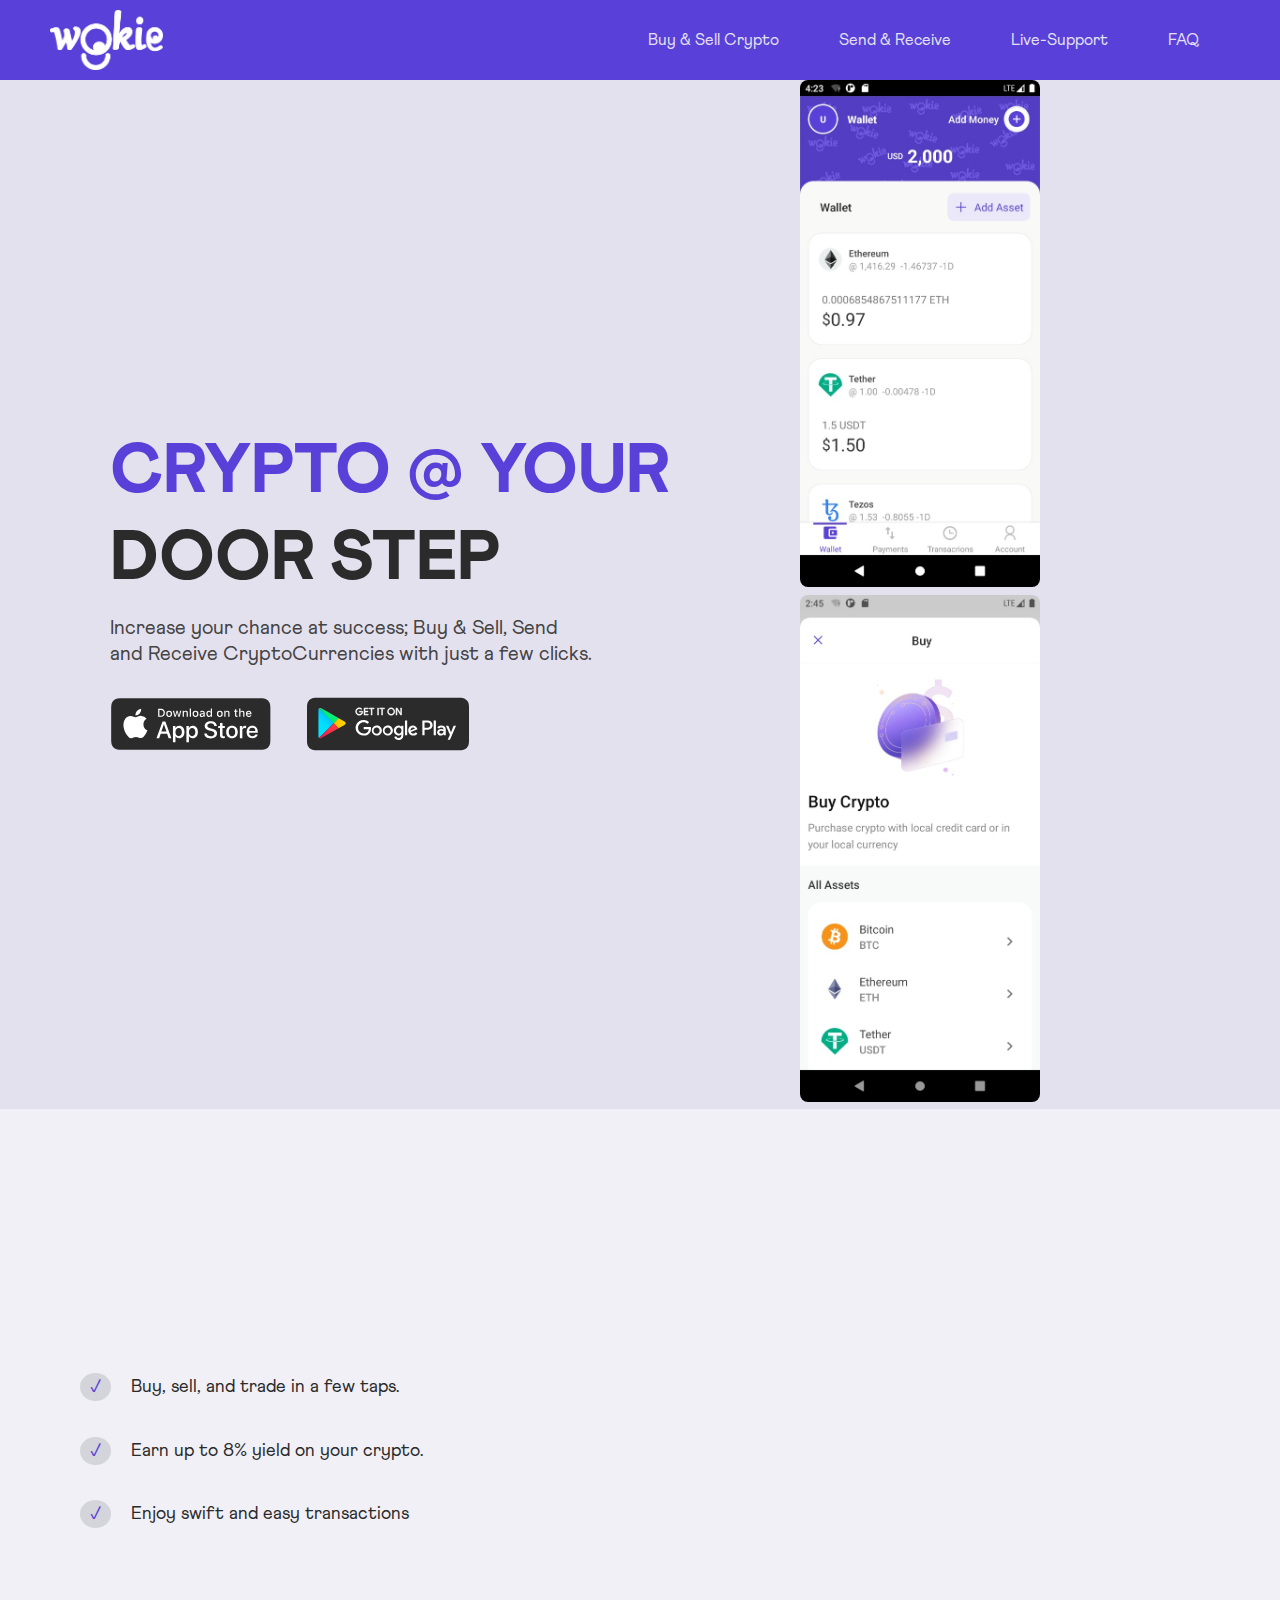
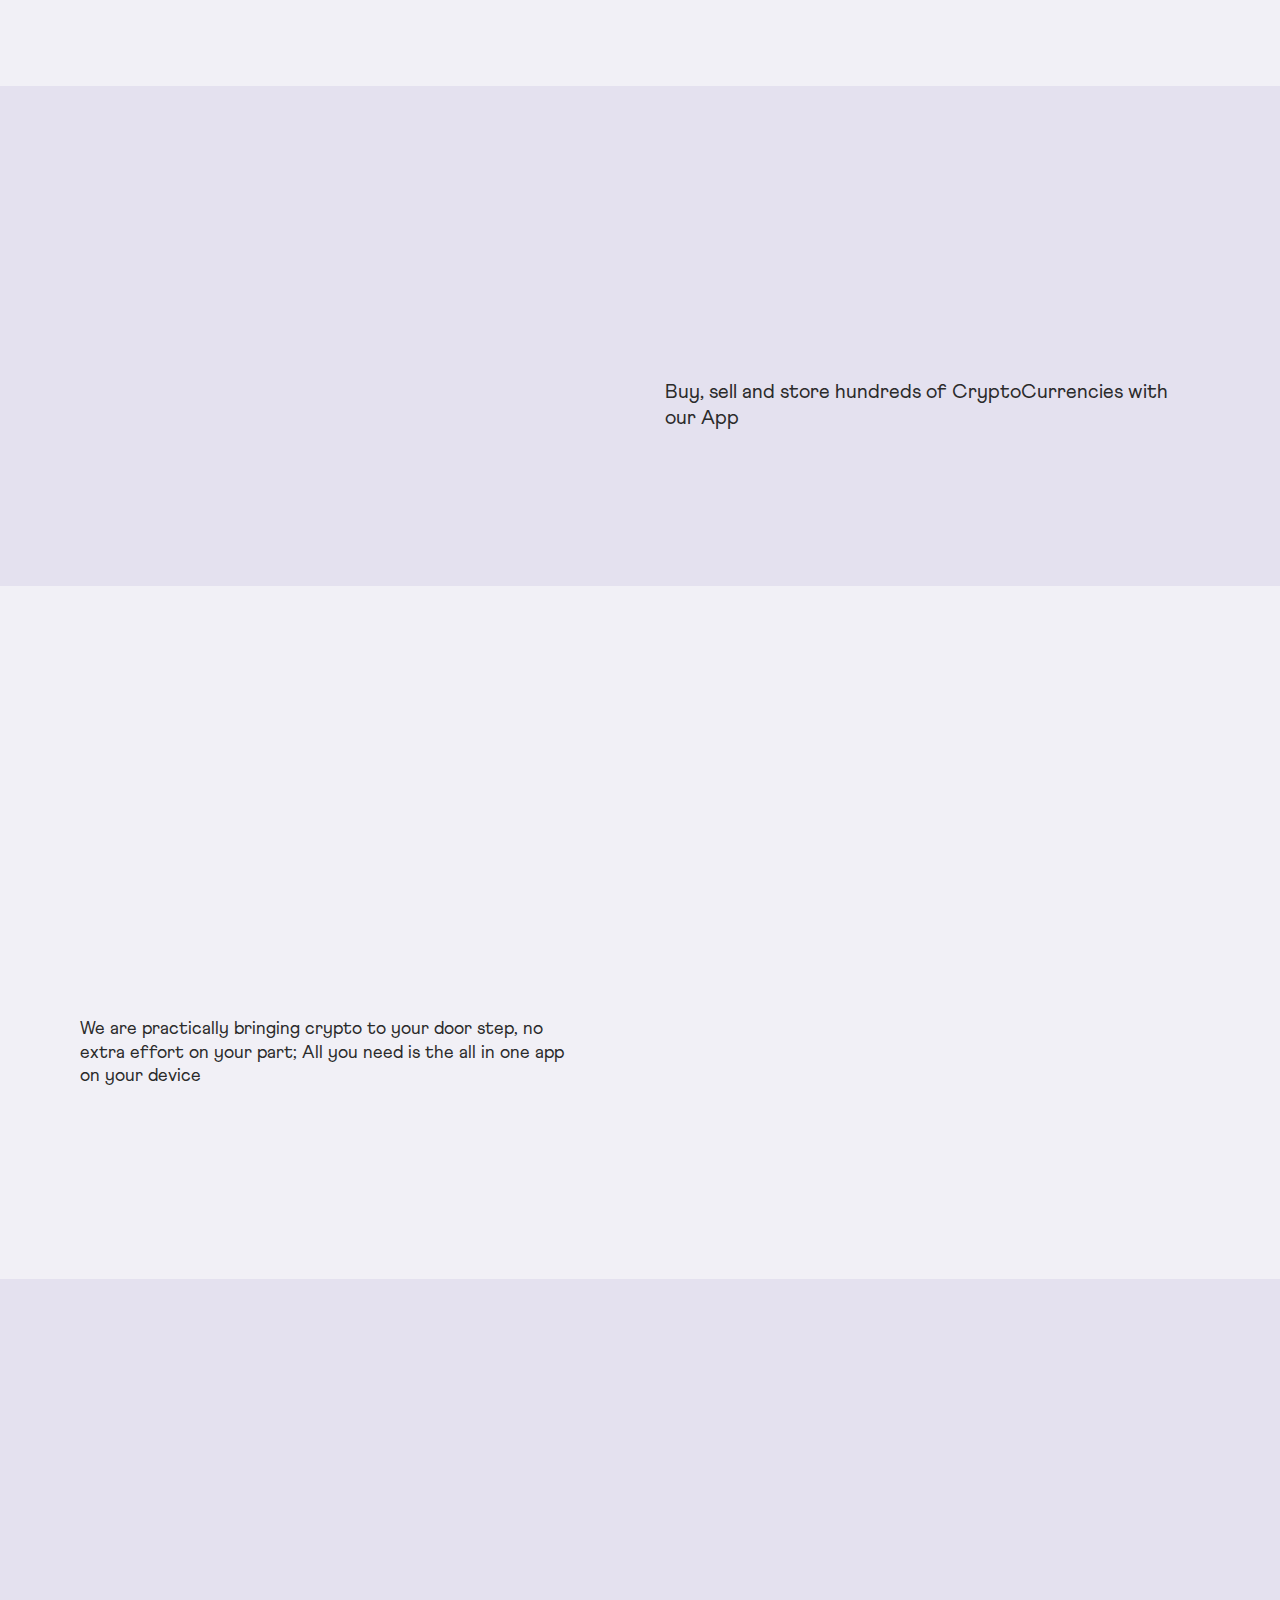
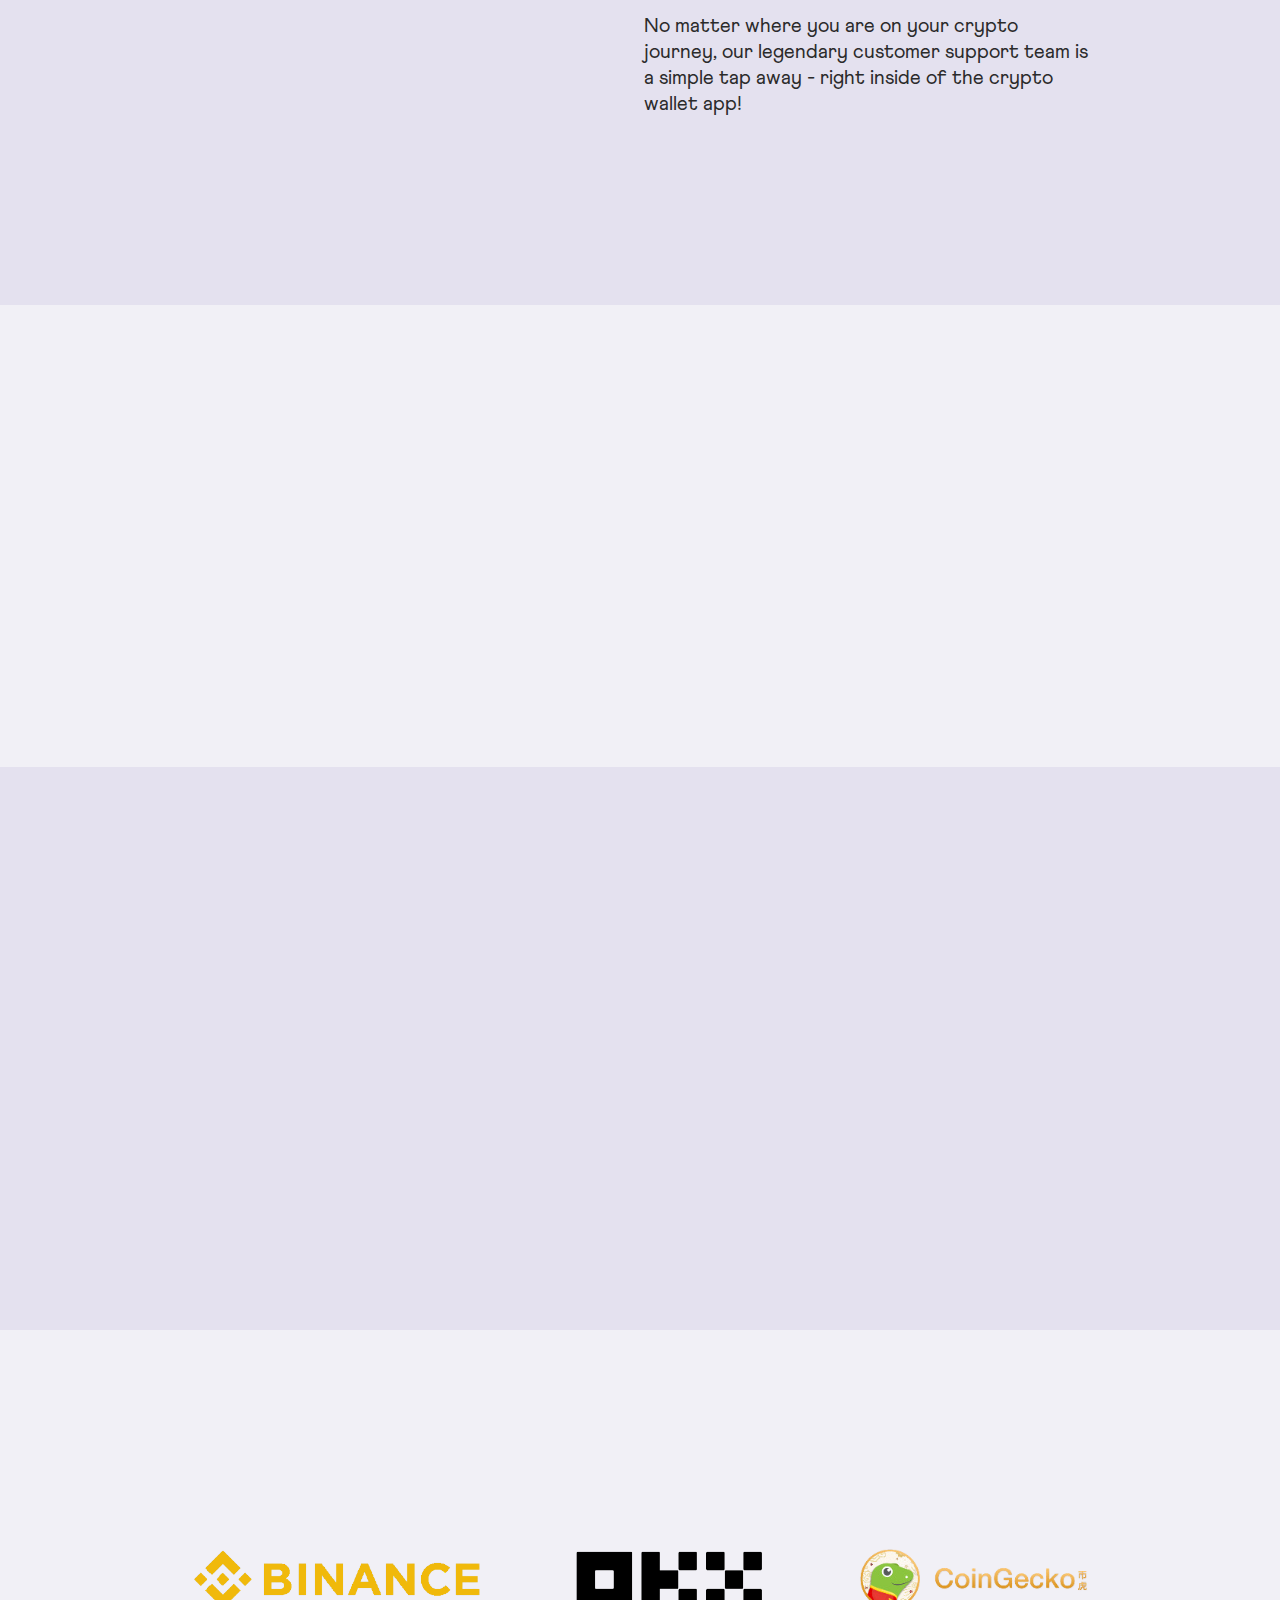
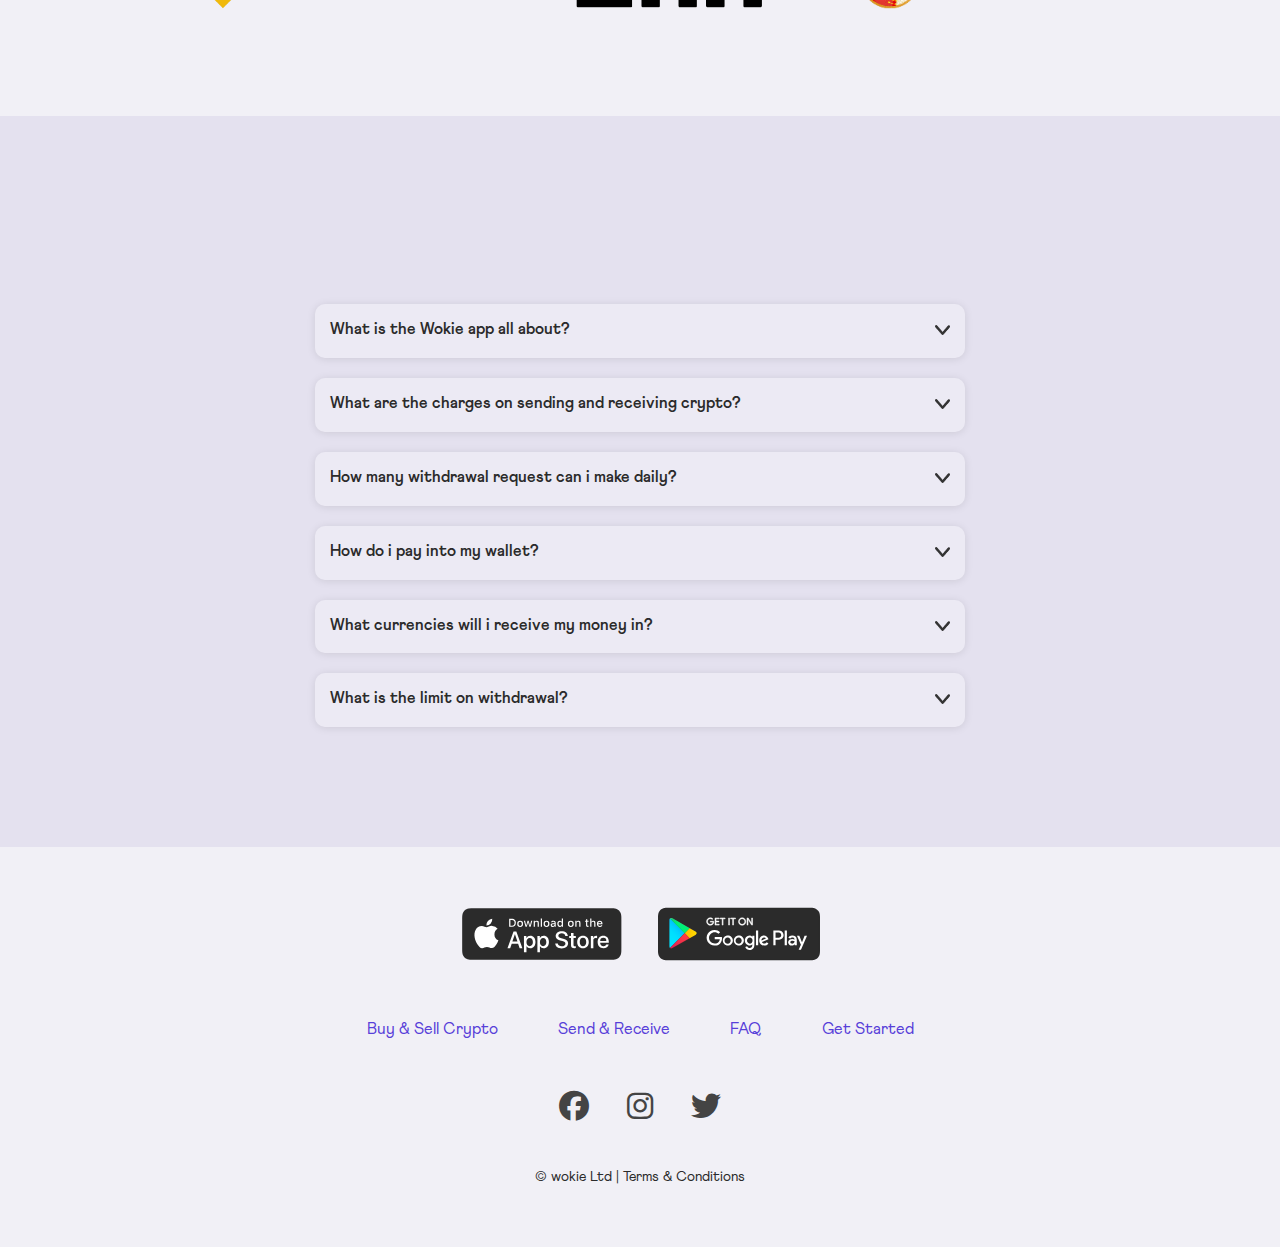
<file: index.html>
<!DOCTYPE html>
<html lang="en">
  <head>
    <meta charset="UTF-8" />
    <meta http-equiv="X-UA-Compatible" content="IE=edge" />
    <meta name="viewport" content="width=device-width, initial-scale=1.0" />

    <title>Wokie </title>

    <!-- Title icon -->
    <link rel="shortcut icon" href="images/logo.png" type="image/x-icon">

    <!-- AOS animation -->
    <link rel="stylesheet" href="https://unpkg.com/aos@next/dist/aos.css" />

    <!-- Bootstrap css-->
    <link href="https://cdn.jsdelivr.net/npm/bootstrap@5.2.1/dist/css/bootstrap.min.css" rel="stylesheet" integrity="sha384-iYQeCzEYFbKjA/T2uDLTpkwGzCiq6soy8tYaI1GyVh/UjpbCx/TYkiZhlZB6+fzT" crossorigin="anonymous">

    <!-- FONT AWSOME CDN  -->
    <link
      rel="stylesheet"
      href=" https://cdnjs.cloudflare.com/ajax/libs/font-awesome/6.1.2/css/all.min.css"
    />

    <!-- CUSTOM CSS -->
    <link rel="stylesheet" href="style.css" />

    <!-- JQURY CDN -->
    <link rel="stylesheet" href="https://unpkg.com/aos@next/dist/aos.css" />

  </head>
  <body>
    <div class="overlay"></div>

    <div class="header-wrapper">
 
      <header class="header">
        <div class="logo">
          <a href="#hero"><img class="logo" src="images/logo2.png" alt="logo" /></a>
        </div>
        <div class="hamburger">
          <div class="line-1"></div>
          <div class="line-2"></div>
          <div class="line-3"></div>
        </div>
        <nav class="nav-bar">
          <ul class="nav-links">
            
            <li class="nav-item">
              <a href="#Buy-Sell" class='nav-link nav-link-col'>Buy & Sell Crypto</a>
            </li>
            
            <li class="nav-item"  >
              <a href="#Send-Receive" class='nav-link nav-link-col' >Send & Receive</a>
            </li>
  
            <li class="nav-item" >
              <a href="#Support" class='nav-link nav-link-col'>Live-Support</a>
            </li>
  
            <li class="nav-item" >
              <a href="#FAQ" class='nav-link nav-link-col'>FAQ</a>
            </li>
          </ul>
        </nav>
      </header>

    <div class="hero" id="hero">
      <div class=" container ">
        <div class="herobox" >
        <div class="hero-textBox">
          <h2 class="hero-text">
            <span class="hero-textA">crypto @ your</span>
            <span class="hero-textB">door step</span>
          </h2>
          <p class="hero-subText">
            Increase your chance at success; Buy & Sell, 
            Send<br/> and Receive  CryptoCurrencies with
            just a few clicks.
          </p>
         
          <div class="download-icons">
            <a href="#" class="google-play" >
            <svg xmlns="http://www.w3.org/2000/svg" width="162" height="54" viewBox="0 0 162 54">
            <g fill="none" fill-rule="evenodd">
            <path fill="#2b2b2b" d="M11.4 52.819c-.41 0-.812-.006-1.22-.015a17.128 17.128 0 0 1-2.524-.22 7.943 7.943 0 0 1-2.236-.74 7.298 7.298 0 0 1-1.886-1.372 7.183 7.183 0 0 1-1.378-1.885 7.725 7.725 0 0 1-.733-2.237 16.758 16.758 0 0 1-.225-2.532c-.008-.284-.02-1.232-.02-1.232V11.4s.012-.934.02-1.208a16.7 16.7 0 0 1 .224-2.527 7.77 7.77 0 0 1 .734-2.244 7.254 7.254 0 0 1 1.37-1.887 7.513 7.513 0 0 1 1.893-1.38 7.861 7.861 0 0 1 2.232-.735 16.991 16.991 0 0 1 2.532-.221l1.218-.017H150.14l1.232.017c.841.01 1.68.084 2.51.22a8.017 8.017 0 0 1 2.255.74 7.552 7.552 0 0 1 3.26 3.266 7.78 7.78 0 0 1 .723 2.226c.14.843.218 1.694.234 2.548.004.382.004.793.004 1.202.01.506.01.988.01 1.474v28.253c0 .49 0 .97-.01 1.452 0 .439 0 .841-.005 1.255a17.187 17.187 0 0 1-.23 2.502 7.748 7.748 0 0 1-.73 2.255 7.398 7.398 0 0 1-1.37 1.87 7.307 7.307 0 0 1-1.89 1.38c-.709.36-1.468.61-2.252.743-.834.136-1.678.21-2.523.22-.396.01-.81.015-1.212.015l-1.463.002L11.4 52.82z"></path>
            <g fill="#FFF">
            <path d="M33.438 27.406a6.68 6.68 0 0 1 3.181-5.605 6.839 6.839 0 0 0-5.388-2.913c-2.267-.238-4.464 1.356-5.62 1.356-1.177 0-2.956-1.333-4.871-1.293a7.176 7.176 0 0 0-6.039 3.682c-2.61 4.52-.663 11.164 1.838 14.818 1.251 1.79 2.714 3.788 4.627 3.717 1.873-.078 2.572-1.194 4.833-1.194 2.239 0 2.895 1.194 4.847 1.149 2.01-.033 3.276-1.797 4.483-3.603.9-1.275 1.591-2.684 2.05-4.175a6.456 6.456 0 0 1-3.941-5.94zM29.75 16.485a6.578 6.578 0 0 0 1.505-4.713 6.693 6.693 0 0 0-4.33 2.24 6.26 6.26 0 0 0-1.544 4.539 5.534 5.534 0 0 0 4.37-2.066z"></path>
            <g>
            <path fill-rule="nonzero" d="M57.108 36.639h-6.39l-1.535 4.53h-2.706l6.052-16.764h2.812l6.053 16.765h-2.753l-1.533-4.531zm-5.728-2.091h5.065l-2.497-7.354h-.07l-2.498 7.354zM74.466 35.06c0 3.797-2.033 6.238-5.101 6.238a4.144 4.144 0 0 1-3.846-2.139h-.058v6.054h-2.509V28.947h2.429v2.033h.046a4.336 4.336 0 0 1 3.892-2.16c3.102 0 5.147 2.451 5.147 6.24zm-2.58 0c0-2.475-1.278-4.102-3.23-4.102-1.916 0-3.205 1.66-3.205 4.101 0 2.463 1.289 4.112 3.206 4.112 1.951 0 3.23-1.615 3.23-4.112zM87.918 35.06c0 3.797-2.033 6.238-5.1 6.238a4.144 4.144 0 0 1-3.846-2.139h-.058v6.054h-2.51V28.947h2.43v2.033h.045a4.336 4.336 0 0 1 3.892-2.16c3.102 0 5.147 2.451 5.147 6.24zm-2.579 0c0-2.475-1.278-4.102-3.23-4.102-1.916 0-3.206 1.66-3.206 4.101 0 2.463 1.29 4.112 3.206 4.112 1.952 0 3.23-1.615 3.23-4.112z"></path>
            <path d="M96.81 36.499c.185 1.662 1.8 2.754 4.007 2.754 2.115 0 3.636-1.092 3.636-2.59 0-1.302-.918-2.081-3.09-2.615l-2.173-.524c-3.078-.743-4.507-2.183-4.507-4.519 0-2.892 2.52-4.88 6.1-4.88 3.542 0 5.97 1.988 6.052 4.88h-2.532c-.152-1.673-1.535-2.683-3.556-2.683s-3.404 1.022-3.404 2.51c0 1.184.883 1.882 3.044 2.416l1.847.453c3.44.814 4.869 2.195 4.869 4.647 0 3.137-2.498 5.101-6.472 5.101-3.718 0-6.228-1.918-6.39-4.95h2.568zM112.517 26.055v2.892h2.325v1.987h-2.325v6.738c0 1.047.466 1.535 1.487 1.535a7.84 7.84 0 0 0 .826-.058v1.975a6.89 6.89 0 0 1-1.394.116c-2.474 0-3.44-.93-3.44-3.3v-7.006h-1.776v-1.987h1.777v-2.892h2.52z"></path>
            <path fill-rule="nonzero" d="M116.188 35.06c0-3.847 2.265-6.263 5.797-6.263 3.543 0 5.798 2.416 5.798 6.262 0 3.856-2.243 6.262-5.798 6.262s-5.797-2.406-5.797-6.262zm9.038 0c0-2.639-1.209-4.196-3.241-4.196-2.033 0-3.241 1.569-3.241 4.195 0 2.649 1.208 4.194 3.24 4.194 2.033 0 3.242-1.545 3.242-4.194z"></path>
            <path d="M129.851 28.947h2.393v2.08h.058a2.915 2.915 0 0 1 2.94-2.208c.29 0 .577.03.86.094v2.347a3.507 3.507 0 0 0-1.128-.152 2.528 2.528 0 0 0-2.614 2.812v7.25h-2.509V28.947z"></path>
            <path fill-rule="nonzero" d="M147.669 37.58c-.338 2.219-2.498 3.741-5.263 3.741-3.556 0-5.763-2.382-5.763-6.204 0-3.834 2.22-6.32 5.657-6.32 3.382 0 5.509 2.323 5.509 6.029v.86h-8.633v.151a3.183 3.183 0 0 0 3.288 3.462 2.765 2.765 0 0 0 2.823-1.72h2.382zm-8.481-3.648h6.11a2.94 2.94 0 0 0-2.998-3.102 3.094 3.094 0 0 0-3.112 3.102z"></path>
            </g>
            </g>
            <g fill="#FFF">
            <path fill-rule="nonzero" d="M51.065 11.787a3.564 3.564 0 0 1 3.79 4.002c0 2.574-1.39 4.053-3.79 4.053h-2.91v-8.055h2.91zm-1.658 6.916h1.519a2.532 2.532 0 0 0 2.656-2.897 2.54 2.54 0 0 0-2.656-2.88h-1.52v5.777zM56.269 16.8a2.88 2.88 0 1 1 5.733 0 2.88 2.88 0 1 1-5.733 0zm4.5 0c0-1.318-.592-2.088-1.631-2.088-1.043 0-1.63.77-1.63 2.088 0 1.328.587 2.093 1.63 2.093 1.039 0 1.63-.77 1.63-2.093z"></path>
            <path d="M69.624 19.842h-1.245l-1.256-4.477h-.095l-1.251 4.477h-1.233l-1.675-6.079h1.216l1.09 4.639h.09l1.249-4.639h1.15l1.25 4.639h.096l1.083-4.639h1.2zM72.702 13.763h1.155v.966h.09a1.82 1.82 0 0 1 1.814-1.083 1.977 1.977 0 0 1 2.104 2.26v3.936h-1.2v-3.634c0-.977-.424-1.463-1.312-1.463a1.394 1.394 0 0 0-1.451 1.54v3.557h-1.2v-6.079zM79.777 11.39h1.2v8.452h-1.2z"></path>
            <path fill-rule="nonzero" d="M82.644 16.8a2.88 2.88 0 1 1 5.734 0 2.88 2.88 0 1 1-5.734 0zm4.5 0c0-1.318-.592-2.088-1.631-2.088-1.043 0-1.63.77-1.63 2.088 0 1.328.587 2.093 1.63 2.093 1.039 0 1.63-.77 1.63-2.093zM89.641 18.123c0-1.094.815-1.725 2.261-1.815l1.647-.095v-.525c0-.642-.425-1.004-1.245-1.004-.67 0-1.133.246-1.267.676h-1.161c.122-1.045 1.105-1.714 2.484-1.714 1.524 0 2.383.758 2.383 2.042v4.154h-1.155v-.854h-.095a2.045 2.045 0 0 1-1.825.954 1.836 1.836 0 0 1-2.027-1.82zm3.908-.52v-.508l-1.485.095c-.837.056-1.216.34-1.216.877 0 .547.474.865 1.127.865a1.433 1.433 0 0 0 1.574-1.329zM96.32 16.8c0-1.921.987-3.138 2.523-3.138a2.003 2.003 0 0 1 1.865 1.067h.09V11.39h1.199v8.452h-1.15v-.96h-.095a2.11 2.11 0 0 1-1.909 1.06c-1.546 0-2.523-1.217-2.523-3.142zm1.24 0c0 1.29.607 2.065 1.624 2.065 1.01 0 1.636-.787 1.636-2.06 0-1.267-.632-2.065-1.636-2.065-1.01 0-1.625.781-1.625 2.06zM106.96 16.8a2.88 2.88 0 1 1 5.734 0 2.88 2.88 0 1 1-5.734 0zm4.5 0c0-1.318-.592-2.088-1.63-2.088-1.044 0-1.63.77-1.63 2.088 0 1.328.586 2.093 1.63 2.093 1.038 0 1.63-.77 1.63-2.093z"></path>
            <path d="M114.304 13.763h1.155v.966h.09a1.82 1.82 0 0 1 1.813-1.083 1.977 1.977 0 0 1 2.104 2.26v3.936h-1.2v-3.634c0-.977-.424-1.463-1.311-1.463a1.394 1.394 0 0 0-1.452 1.54v3.557h-1.2v-6.079zM126.245 12.25v1.54h1.318v1.011h-1.318v3.126c0 .637.263.916.86.916.153 0 .306-.01.458-.028v1a3.936 3.936 0 0 1-.653.06c-1.334 0-1.866-.469-1.866-1.64V14.8h-.965v-1.01h.965V12.25h1.201zM129.201 11.39h1.19v3.35h.094a1.87 1.87 0 0 1 1.854-1.09 2.003 2.003 0 0 1 2.093 2.267v3.925h-1.2v-3.629c0-.97-.453-1.463-1.3-1.463a1.42 1.42 0 0 0-1.531 1.542v3.55h-1.2V11.39z"></path>
            <path fill-rule="nonzero" d="M141.428 18.2a2.468 2.468 0 0 1-2.634 1.76 2.761 2.761 0 0 1-2.809-3.138 2.804 2.804 0 0 1 2.803-3.176c1.692 0 2.712 1.155 2.712 3.064v.419h-4.292v.067a1.607 1.607 0 0 0 1.619 1.742c.587.07 1.158-.221 1.446-.737h1.155zm-4.22-1.958h3.07a1.467 1.467 0 0 0-1.496-1.575 1.555 1.555 0 0 0-1.574 1.575z"></path>
            </g>
            </g>
            </svg>
            </a>


            <a href="#" class="ios-store" >
            <svg version="1.1" viewBox="0 0 160 52" xmlns="http://www.w3.org/2000/svg" width="162" height="54">
            <title>play-store</title>
            <defs>
            <linearGradient id="d" x1="61.034%" x2="26.503%" y1="4.9481%" y2="71.907%">
            <stop stop-color="#00A0FF" offset="0"></stop>
            <stop stop-color="#00A1FF" offset=".01"></stop>
            <stop stop-color="#00BEFF" offset=".26"></stop>
            <stop stop-color="#00D2FF" offset=".51"></stop>
            <stop stop-color="#00DFFF" offset=".76"></stop>
            <stop stop-color="#00E3FF" offset="1"></stop>
            </linearGradient>
            <linearGradient id="c" x1="107.68%" x2="-130.64%" y1="50%" y2="50%">
            <stop stop-color="#FFE000" offset="0"></stop>
            <stop stop-color="#FFBD00" offset=".41"></stop>
            <stop stop-color="#FFA500" offset=".78"></stop>
            <stop stop-color="#FF9C00" offset="1"></stop>
            </linearGradient>
            <linearGradient id="b" x1="86.219%" x2="-50.15%" y1="30.911%" y2="135.99%">
            <stop stop-color="#FF3A44" offset="0"></stop>
            <stop stop-color="#C31162" offset="1"></stop>
            </linearGradient>
            <linearGradient id="a" x1="-18.754%" x2="42.121%" y1="-11.832%" y2="35.095%">
            <stop stop-color="#32A071" offset="0"></stop>
            <stop stop-color="#2DA771" offset=".07"></stop>
            <stop stop-color="#15CF74" offset=".48"></stop>
            <stop stop-color="#06E775" offset=".8"></stop>
            <stop stop-color="#00F076" offset="1"></stop>
            </linearGradient>
            </defs>
            <g fill="none" fill-rule="evenodd">
            <g fill-rule="nonzero">
            <path  d="m11.132-1.5178e-4c-0.42815 0-0.85116 0-1.2782 0.0024869-0.35745 0.0023351-0.71205 0.0091187-1.0729 0.014828-0.78401 0.0092259-1.5662 0.078199-2.3397 0.20632-0.77243 0.13091-1.5207 0.37771-2.2194 0.73206-0.69788 0.35735-1.3356 0.82168-1.8899 1.3762-0.55724 0.55292-1.0217 1.192-1.3757 1.8927-0.35488 0.69931-0.60096 1.4487-0.72973 2.2223-0.13 0.77259-0.19995 1.5541-0.20923 2.3375-0.010835 0.35798-0.011979 0.71714-0.017689 1.0752v32.285c0.0057094 0.36253 0.0068536 0.71373 0.017689 1.0764 0.0092831 0.78335 0.079235 1.5648 0.20923 2.3374 0.12842 0.77401 0.37451 1.5238 0.72973 2.2234 0.35374 0.69844 0.81831 1.335 1.3757 1.8848 0.55223 0.55695 1.1903 1.0216 1.8899 1.3762 0.69873 0.3553 1.4469 0.60357 2.2194 0.7365 0.77365 0.1271 1.5557 0.1961 2.3397 0.20643 0.36088 0.0079395 0.71549 0.012493 1.0729 0.012493 0.427 0.0023351 0.85005 0.0023351 1.2782 0.0023351h137.74c0.41962 0 0.84602 0 1.2656-0.0023351 0.35576 0 0.72062-0.0045535 1.0764-0.012493 0.78247-0.0097799 1.5631-0.078786 2.3351-0.20643 0.77501-0.13387 1.5259-0.38207 2.228-0.7365 0.69894-0.35482 1.3364-0.81946 1.8882-1.3762 0.5559-0.552 1.0215-1.188 1.3796-1.8848 0.35256-0.70008 0.5963-1.4498 0.72284-2.2234 0.1302-0.77265 0.20264-1.5539 0.2167-2.3374 0.004554-0.36265 0.004554-0.71385 0.004554-1.0764 0.009107-0.42418 0.009107-0.84602 0.009107-1.2771v-29.733c0-0.42757 0-0.85173-0.009107-1.2747 0-0.35802 0-0.71719-0.004554-1.0752-0.014062-0.78346-0.086496-1.5648-0.2167-2.3375-0.12689-0.77311-0.37062-1.5224-0.72284-2.2223-0.72071-1.4045-1.8636-2.5477-3.2678-3.269-0.7021-0.35348-1.453-0.60022-2.228-0.73206-0.77192-0.12869-1.5526-0.19768-2.3351-0.20638-0.35576-0.0056977-0.72062-0.01254-1.0764-0.014816-0.41962-0.0023351-0.84602-0.0023351-1.2656-0.0023351h-137.74z" fill="#2b2b2b"></path>
            <path d="m9.8599 50.978c-0.35573 0-0.70288-0.0045535-1.0558-0.012493-0.73115-0.0095265-1.4606-0.073177-2.1823-0.19043-0.673-0.11591-1.325-0.33151-1.9344-0.63971-0.60382-0.30564-1.1545-0.70641-1.6311-1.1869-0.48344-0.47488-0.88593-1.0257-1.1915-1.6305-0.30895-0.60878-0.52276-1.2613-0.63399-1.9349-0.12011-0.72376-0.1851-1.4556-0.1944-2.1892-0.0074024-0.24624-0.017093-1.0661-0.017093-1.0661v-32.269s0.010321-0.80727 0.017152-1.0444c0.0089037-0.73244 0.073513-1.4631 0.19327-2.1858 0.11143-0.67541 0.32541-1.3298 0.63453-1.9406 0.30446-0.60443 0.70471-1.1556 1.1852-1.6322 0.47999-0.48111 1.0325-0.88394 1.6373-1.1938 0.608-0.30721 1.2587-0.52129 1.9304-0.63509 0.72412-0.11843 1.4561-0.18246 2.1898-0.19155l1.0535-0.014256h140.27l1.0661 0.014828c0.72701 0.0086391 1.4523 0.072097 2.1698 0.18983 0.67844 0.11522 1.3359 0.3308 1.9509 0.63965 1.2117 0.62447 2.1977 1.6124 2.8197 2.8254 0.30418 0.60656 0.51486 1.2556 0.62488 1.9252 0.12118 0.72856 0.189 1.465 0.20292 2.2034 0.003386 0.33066 0.003386 0.68583 0.003386 1.0393 0.009224 0.43784 0.009224 0.85458 0.009224 1.2747v29.733c0 0.42418 0 0.83808-0.009224 1.2554 0 0.37969 0 0.72751-0.004554 1.0855-0.013619 0.72526-0.08031 1.4486-0.19954 2.1641-0.10895 0.67843-0.32159 1.3361-0.63049 1.9498-0.30774 0.59829-0.70792 1.1443-1.1858 1.6179-0.47697 0.48312-1.0287 0.88623-1.6339 1.1938-0.61325 0.31057-1.2698 0.52697-1.9475 0.64193-0.7217 0.11788-1.4512 0.18153-2.1824 0.19043-0.34198 0.0079395-0.70007 0.012493-1.0478 0.012493l-1.2656 0.0023351-139.01-0.0023351z" fill="#2b2b2b"></path>
            <path d="m79.836 27.552c-2.7374 0.012882-4.9474 2.2402-4.9388 4.9777 0.008603 2.7375 2.2324 4.9509 4.9699 4.9466 2.7375-0.00428 4.9544-2.2246 4.9544-4.9621 0.019233-1.3259-0.50062-2.6028-1.4405-3.5383-0.93986-0.93546-2.2192-1.4493-3.545-1.4239zm0 7.9745c-1.2339 0.086289-2.3951-0.59042-2.9282-1.7065-0.53317-1.1161-0.32994-2.4446 0.5125-3.3502 0.84244-0.90562 2.1528-1.2042 3.3045-0.75303 1.1516 0.45121 1.9104 1.5605 1.9134 2.7974 0.037996 0.77371-0.23815 1.53-0.76576 2.0972s-1.262 0.8972-2.0364 0.91517zm-10.87-7.9745c-2.739 0.0064447-4.9548 2.2309-4.9505 4.9699 0.0043002 2.739 2.227 4.9565 4.966 4.9544 2.739-0.0021448 4.9583-2.2231 4.9583-4.9621 0.019233-1.3259-0.50062-2.6028-1.4405-3.5383-0.93986-0.93546-2.2192-1.4493-3.545-1.4239h0.011676zm0 7.9745c-1.2345 0.091156-2.3991-0.58218-2.936-1.6975-0.53693-1.1153-0.33688-2.4456 0.50434-3.3537 0.84122-0.9081 2.1523-1.2091 3.3054-0.75892s1.9134 1.56 1.9167 2.7979c0.037996 0.77371-0.23815 1.53-0.76576 2.0972-0.52761 0.56719-1.262 0.8972-2.0364 0.91517h0.011676zm-12.948-6.445v2.1016h5.0439c-0.079087 0.98987-0.49056 1.9239-1.1676 2.6504-1.0204 1.0394-2.4326 1.5992-3.888 1.5412-3.0952 0-5.6043-2.5091-5.6043-5.6043 0-3.0952 2.5091-5.6043 5.6043-5.6043 1.4219-0.023189 2.7949 0.51846 3.8179 1.5062l1.4828-1.4828c-1.3953-1.4129-3.3034-2.2006-5.2891-2.1834-2.8267-0.11001-5.4871 1.3353-6.9332 3.7666-1.4461 2.4313-1.4461 5.459 0 7.8903 1.4461 2.4313 4.1065 3.8766 6.9332 3.7666 2.022 0.091367 3.9846-0.69625 5.3825-2.16 1.2232-1.344 1.8763-3.1107 1.8214-4.9271 0.0037676-0.44252-0.035334-0.88437-0.11676-1.3194l-7.0871 0.058378zm52.902 1.6346c-0.62339-1.834-2.3142-3.0928-4.2499-3.1641-1.2909-0.002515-2.5253 0.52939-3.41 1.4694-0.88474 0.94004-1.3409 2.2044-1.2602 3.4927-0.028674 1.3185 0.48006 2.592 1.4093 3.5279s2.1991 1.4536 3.5178 1.4343c1.6589 0.0089423 3.2116-0.81561 4.1332-2.195l-1.693-1.1676c-0.51403 0.85693-1.4409 1.3803-2.4402 1.3777-1.0349 0.039446-1.9888-0.55786-2.4052-1.5062l6.6435-2.7438-0.24519-0.52541zm-6.7719 1.6579c-0.047809-0.72954 0.20003-1.4476 0.68766-1.9923 0.48762-0.54473 1.174-0.87027 1.9043-0.90322 0.76986-0.050729 1.4957 0.36274 1.8448 1.0508l-4.4368 1.8448zm-5.3942 4.8104h2.1834v-14.595h-2.1834v14.595zm-3.5728-8.5232h-0.08173c-0.66556-0.74412-1.617-1.1689-2.6154-1.1676-2.6502 0.12852-4.7329 2.3147-4.7329 4.968 0 2.6533 2.0827 4.8395 4.7329 4.968 1.0016 0.016841 1.9592-0.41067 2.6154-1.1676h0.070054v0.71222c0 1.9031-1.0158 2.9189-2.6504 2.9189-1.1135-0.026063-2.1008-0.72269-2.4986-1.763l-1.9031 0.79395c0.73286 1.7827 2.4743 2.9421 4.4017 2.9307 2.557 0 4.6703-1.5062 4.6703-5.1724v-8.8385h-2.0082v0.8173zm-2.4986 6.8653c-1.5612-0.13759-2.7585-1.4451-2.7585-3.0123s1.1974-2.8747 2.7585-3.0123c0.75439 0.038714 1.4612 0.38036 1.9602 0.94748 0.49898 0.56712 0.74785 1.3117 0.69021 2.0648 0.064374 0.75664-0.18371 1.5067-0.68656 2.0757-0.50286 0.56902-1.2167 0.90746-1.9755 0.93664h0.011676zm28.465-12.937h-5.219v14.595h2.1834v-5.5343h3.0474c1.6961 0.12185 3.3182-0.71396 4.2034-2.1659 0.8852-1.4519 0.8852-3.2767 0-4.7286-0.8852-1.4519-2.5073-2.2877-4.2034-2.1659h-0.011676zm0 7.0054h-3.0474v-4.9738h3.0941c1.3832 0 2.5044 1.1213 2.5044 2.5044 0 1.3832-1.1213 2.5044-2.5044 2.5044l-0.046703-0.035027zm13.462-2.1016c-1.6244-0.097096-3.1516 0.77887-3.888 2.2301l1.9382 0.80562c0.39044-0.71961 1.1689-1.1409 1.9849-1.0742 0.55988-0.06539 1.1226 0.096873 1.5617 0.45034 0.43909 0.35347 0.71778 0.86851 0.77348 1.4294v0.15178c-0.70125-0.37129-1.4833-0.56379-2.2768-0.56043-2.0899 0-4.2032 1.1676-4.2032 3.2809 0.041668 0.91036 0.44979 1.7652 1.1315 2.3699 0.68173 0.60476 1.5791 0.90806 2.4879 0.84089 1.12 0.080426 2.1945-0.45685 2.8022-1.4011h0.070054v1.1676h2.1016v-5.616c0-2.557-1.9382-4.0398-4.4251-4.0398l-0.058378-0.035027zm-0.26854 7.9978c-0.71222 0-1.7046-0.36195-1.7046-1.2376 0-1.1676 1.2376-1.5529 2.3351-1.5529 0.69358-0.017114 1.379 0.15224 1.9849 0.49038-0.15097 1.307-1.2417 2.3031-2.557 2.3351l-0.058379-0.035027zm12.411-7.6476l-2.4986 6.3282h-0.070054l-2.592-6.3282h-2.3351l3.888 8.8502-2.2184 4.9155h2.2768l5.9779-13.766h-2.4285zm-19.627 9.3405h2.1834v-14.595h-2.1834v14.595z" fill="#fff"></path>
            <path d="m55.093 13.953c0.04011 0.86544-0.2764 1.7095-0.87568 2.3351-0.66966 0.69564-1.6037 1.0735-2.5686 1.0391-1.4801-0.011584-2.809-0.90928-3.3723-2.278-0.5633-1.3687-0.25121-2.9418 0.79197-3.9918 0.67781-0.69199 1.6119-1.0724 2.5803-1.0508 0.4936-0.0016446 0.98232 0.097688 1.4361 0.29189 0.42249 0.17041 0.7986 0.43849 1.0975 0.78227l-0.61881 0.61881c-0.47246-0.56198-1.1817-0.86903-1.9148-0.82897-0.73691-0.0036149-1.4435 0.29316-1.9568 0.8219-0.51331 0.52873-0.78905 1.2438-0.76363 1.9803-0.015643 1.1129 0.6398 2.126 1.6614 2.5678 1.0216 0.44183 2.2086 0.22568 3.0089-0.54789 0.35927-0.38934 0.56648-0.89494 0.58378-1.4244h-2.5336v-0.84065h3.3976c0.031143 0.1734 0.046772 0.34923 0.046703 0.52541zm5.3475-2.9189h-3.1524v2.2184h2.8722v0.84065h-2.8722v2.2184h3.1524v0.864h-4.0865v-7.0054h4.0865v0.864zm3.8296 6.1414h-0.89903v-6.1414h-1.9615v-0.864h4.8688v0.864h-2.0082v6.1414zm5.4409 0v-7.0054h0.89903v7.0054h-0.89903zm4.8921 0h-0.89903v-6.1414h-1.9615v-0.864h4.8104v0.864h-1.9498v6.1414zm11.069-0.9107c-1.4209 1.413-3.7164 1.413-5.1373 0-1.3774-1.458-1.3774-3.7377 0-5.1957 0.67952-0.68449 1.6041-1.0695 2.5686-1.0695s1.8891 0.38496 2.5686 1.0695c1.3833 1.4557 1.3833 3.74 0 5.1957zm-4.4718-0.58378c1.0524 1.048 2.7539 1.048 3.8063 0 1.0335-1.1393 1.0335-2.8771 0-4.0164-1.0524-1.048-2.7539-1.048-3.8063 0-1.0335 1.1393-1.0335 2.8771 0 4.0164zm6.7719 1.4945v-7.0054h1.0975l3.4093 5.4525v-5.4525h0.89903v7.0054h-0.93405l-3.5611-5.7094v5.7094h-0.9107z" fill="#fff" stroke="#fff" stroke-width=".5"></path>
            <g transform="translate(11 10)">
            <path d="m0.81643 0.63049c-0.38055 0.45665-0.57263 1.0412-0.53708 1.6346v25.827c-0.035548 0.59336 0.15653 1.1779 0.53708 1.6346l0.08173 0.08173 14.466-14.454v-0.33859l-14.466-14.466-0.08173 0.08173z" fill="url(#d)"></path>
            <path d="m20.151 20.176l-4.787-4.8221v-0.33859l4.787-4.8337 0.10508 0.058378 5.7328 3.2575c1.6346 0.92238 1.6346 2.4402 0 3.3743l-5.7094 3.2458-0.12843 0.058378z" fill="url(#c)"></path>
            <path d="m20.291 20.106l-4.9271-4.9271-14.548 14.548c0.68737 0.60424 1.7075 0.63367 2.4285 0.070054l17.058-9.6908" fill="url(#b)"></path>
            <path d="m20.291 10.251l-17.058-9.6908c-0.72106-0.56361-1.7412-0.53419-2.4285 0.070054l14.56 14.548 4.9271-4.9271z" fill="url(#a)"></path>
            <path d="m20.151 20l-16.918 9.6324c-0.69232 0.51763-1.6428 0.51763-2.3351 0l-0.08173 0.08173 0.08173 0.08173c0.69102 0.52153 1.6441 0.52153 2.3351 0l17.058-9.6908-0.14011-0.10508z" fill="#000" opacity=".2"></path>
            <path d="m0.81643 29.563c-0.38055-0.45665-0.57263-1.0412-0.53708-1.6346v0.17514c-0.035548 0.59336 0.15653 1.1779 0.53708 1.6346l0.08173-0.08173-0.08173-0.093405zm25.173-12.867l-5.8378 3.3042 0.10508 0.10508 5.7328-3.2458c0.66209-0.31102 1.1074-0.95227 1.1676-1.6813-0.13307 0.65949-0.56428 1.2201-1.1676 1.5178z" fill="#000" opacity=".12"></path>
            <path d="m3.2333 0.72389l22.756 12.937c0.60329 0.29778 1.0345 0.85835 1.1676 1.5178-0.060167-0.72903-0.50547-1.3703-1.1676-1.6813l-22.756-12.937c-1.6346-0.92238-2.9656-0.15178-2.9656 1.7163v0.17514c0.035027-1.8798 1.3427-2.6504 2.9656-1.728z" fill="#fff" opacity=".25"></path>
            </g>
            </g>
            </g>
            </svg>
            </a>
            </div>


        </div>

        <div id="carouselExampleSlidesOnly" class="carousel carousel-fade"  data-bs-ride="carousel" data-bs-interval="4000">
          <div class="carousel-inner">
            <div class="carousel-item active hero-imageBox phone">
              <img class="image-reset hero-image" src="images/phone.jpg" alt="wokie interface" />
            </div>
            <div class="carousel-item hero-imageBox phone">
              <img class="image-reset hero-image" src="images/phone2.jpg" alt="wokie interface" />
            </div>
          </div>
        </div>

        <div class=" phone" >
          
        </div>
       
      </div>
    </div>
    </div>
  </div>

    <section  id="Buy-Sell" class="section-styling-one">
      <div class="container">
        <div class="display-flex">

          
         

          <div class="exchange__text " >
            <h3 class="heading-tertiary animate-heading " data-aos="zoom-in" data-aos-duration="600"  data-aos-offset="50"> <span>All-in-One</span> for Your Crypto</h3>
            <div class="features">
              <p><span>&check;</span> Buy, sell, and trade in a few taps. </p>
              <p><span>&check;</span> Earn up to 8% yield on your crypto. </p>
              <p><span>&check;</span> Enjoy swift and easy transactions </p>
            </div>
          </div>

          <div class="exchange__image animate-image"  data-aos="fade-up" >
            <img  class="image-reset" src="images/all-in-one2.png" alt="wokie">
          </div>

        </div>
      </div>
    </section>

    <section id="exploreCryptos" class="section-styling-two">
      <div class="container ">
        <div class="explore-box">
       
        <div class="assets animate-image" data-aos="fade-up">
          <div class="assets__coin" >
            <div class="coin">
              <img height="40px" src="images/bitcoin.png" alt="logo" />
            </div>
            <div class="coin-name">Bitcoin</div>
          </div>

          <div class="assets__coin" >
            <div class="coin">
              <img height="40px" src="images/ethe.png" alt="logo" />
            </div>
            <div class="coin-name">Ethereum</div>
          </div>

          <div class="assets__coin">
            <div class="coin">
              <img height="40px" src="images/tether.png" alt="logo" />
            </div>
            <div class="coin-name">Tether</div>
          </div>



          <div class="assets__coin">
            <div class="coin">
              <img height="40px" src="images/doge.png" alt="logo" />
            </div>
            <div class="coin-name">Dogecoin</div>
          </div>

          <div class="assets__coin">
            <div class="coin">
              <img height="40px" src="images/litecoin.png" alt="logo" />
            </div>
            <div class="coin-name">Litecoin</div>
          </div>

          <div class="assets__coin">
            <div class="coin">
              <img height="40px" src="images/factom.png" alt="logo" />
            </div>
            <div class="coin-name">Factom </div>
          </div>


          </div>


          <div class="explore ">
            <h3 class="heading-tertiary explore-header animate-heading" data-aos-offset="50" data-aos="zoom-in" data-aos-duration="600" >Explore <span>top Crypto's Currencies</span></h3>
            <p>Buy, sell and store hundreds of CryptoCurrencies with our App</p>
          </div>


        </div>
      </div>
      </div>
    </section>

    <section  id="Send-Receive" class="section-styling-one">
      <div class="container">
        <div class="display-flex">

          <div class="send__text  " >
            <div class="animate-heading" data-aos="zoom-in" data-aos-offset="50" data-aos-duration="600" >
            <h4 class="send__text--h4">Crypto Simplified</h4>
            <h3  class="heading-tertiary  send__text--h3"><span>Send and Receive Crypto</span> from anywhere in the World</h3>
          </div>
            <div class="send-paragraph">
              <p>We are practically bringing crypto to your door step, no extra effort on your part; All you need is the all in one app on your device</p>
            
            </div>
          </div>

          <div class="send__image animate-image" data-aos="fade-up">
            <img class="image-reset" src="images/send.png" alt="wokie">
          </div>
        </div>
      </div>
    </section>

    <section id="Support" class="section-styling-two">
      <div class="container ">
        <div class="display-flex Support">

          <div class="support__image animate-image"  data-aos="fade-up">
            <img class="image-reset" src="images/live-support.png" alt="wokie">
          </div>

          <div class="support__text "  >
            <h3 class="heading-tertiary animate-heading" data-aos="zoom-in" data-aos-duration="600"  data-aos-offset="50">We're Here for You 24/7: <span>Instant Live Support!</span></h3>
            <div class="support-paragraph">
              <p>No matter where you are on your crypto journey, our legendary customer support team is a simple tap away - right inside of the crypto wallet app!</p>
            
            </div>
          </div>

         
        </div>

    </div>
    </section>

    <section class="section-styling-one" id="GetStarted">
      <div class="container">
        <div class="simple-steps">
        <h3 class="heading-tertiary animate-heading" data-aos="zoom-in" data-aos-duration="600" >Four <span>Simple Steps</span></h3>

        <div class="steps">
          <figure  data-aos="fade-up" data-aos-delay="100" data-aos-duration="500">
            <div class="step"><img src="images/register.png" alt="a registration icon"></div>
            <p>Register</p>
          </figure>

          <figure  data-aos="fade-up" data-aos-delay="200" data-aos-duration="500"> 
            <div class="step"><img src="images/activate.png" alt="an account activation icon"></div>
            <p>Activate</p> 
          </figure>

          <figure data-aos="fade-up" data-aos-delay="300" data-aos-duration="500">
            <div class="step"><img src="images/fund.png" alt="payment icon"></div>
            <p>Fund</p> 
          </figure>

          <figure data-aos="fade-up" data-aos-delay="400" data-aos-duration="500">
            <div class="step"><img src="images/trade.png" alt="trade crypto icon"></div>
            <p>Trade</p> 
        </figure>

        </div>
        <!-- <div class="steps second-line"></div> -->

        <!-- <h2 class="begin-your-journey heading-secondary">Four Simple Step</h2>
        <div class="display-flex">
          <div class="step-image">
            <img class="image-reset" src="images/support.png" alt="">
          </div>


          <div class="steps__text">
            <h3 class="heading-tertiary">It's even easier than it Sounds</h3>
            <div class="features">
              <p><span>&check;</span> Register </p>
              <p><span>&check;</span> Activate your account </p>
              <p><span>&check;</span> Fund your Account </p>
              <p><span>&check;</span> Trade like a pro </p>
            </div>
            <div class="exchange__btn">
              <button class="btn btn-indigo">
                Get Started
              </button>
            </div>
          </div>
        </div> -->
      </div>
    </div>
    </section>

   

    <section id="why-us" class="section-styling-two">
      <div class="container">
        <div class="why-choose-us-heading">
        <h2 class="heading-tertiary animate-heading" data-aos="zoom-in" data-aos-duration="600" data-aos-offset="50" >Why <span> choose us?</span></h2>
      </div>
        <div class="why-us-box">
          <div class="why-us-wrapper" data-aos="fade-up" data-aos-delay="100" data-aos-duration="500">
            <img src="images/simplicity.png" alt="customer-support">
            <h4 class="heading-fouth">Simplicity</h4>
            <p>Wokie makes it easy to buy and sell
              crypto using our mobile apps.</p>
          </div>


          <div class="why-us-wrapper" data-aos="fade-up" data-aos-delay="100" data-aos-duration="500">
            <img src="images/security.png" alt="customer-support">
            <h4 class="heading-fouth">Security</h4>
            <p>Wokie Security is unlike every other wallet: It's better. never lose access to your crypto wallets again.</p>
          </div>

          
          <div class="why-us-wrapper" data-aos="fade-up" data-aos-delay="100" data-aos-duration="500">
            <img  src="images/payment.png" alt="customer-support">
            <h4 class="heading-fouth">Swift Transactions</h4>
            <p>with transactions like the speed of light, wokie has made trading crypto intresting.</p>
          </div>
        </div>
      </div>
    </section>


    <!-- partners -->

    <section class="section-styling-one">
      <div class="container">
      <div class="partners">
         <h3 class="heading-tertiary patners-heading animate-heading" data-aos="zoom-in" data-aos-duration="600" >Our Partners</h3>
         </div>

         <div class="partners-container">
          <div class="binance">
            <img src="images/binance.png" alt="binance logo">
          </div>
          <div class="okez">
             <img src="images/okx.png" alt="binance logo">
          </div>
          <div class="coingecko">
             <img src="images/coingecko.png" alt="binance logo">
          </div>
         </div>
      </div>
    </section>


    <!-- faq -->
    <section id="FAQ" class="section-styling-two">

      <h3 class="heading-tertiary animate-heading" data-aos="zoom-in" data-aos-duration="600" >Frequently asked question</h3>

      <div class="faq">
        <div class="faq__question">
          <h4 class="heading-fouth">What is the Wokie app all about?</h4>
          <figure>
            <img src="images/arrow-down.png" alt="">
          </figure>
        </div>

        <div class="answer">
          <p>Wokie is a crypto trading platform that allows you to buy, sell, send, receive and store your Crypto Currencies</p>
        </div>
      </div>

      <div class="faq">
        <div class="faq__question">
          <h4 class="heading-fouth">What are the charges on sending and receiving crypto?</h4>
          <figure>
           <img src="images/arrow-down.png" alt="">
          </figure>
        </div>

        <div class="answer">
          <p>Receiving crypto to your wallet is free, Sending from one wokie account to another wokie account is also free, but sending outside wokie is 0.10 per dollar</p>
        </div>
      </div>

      <div class="faq">
        <div class="faq__question">
          <h4 class="heading-fouth">How many withdrawal request can i make daily?</h4>
          <figure>
            <img src="images/arrow-down.png" alt="">
          </figure>
        </div>

        <div class="answer">
          <p>You can make unlimited withdrawal</p>
        </div>
      </div>


      <div class="faq">
        <div class="faq__question">
          <h4 class="heading-fouth">How do i pay into my wallet?</h4>
          <figure>
            <img src="images/arrow-down.png" alt="">
          </figure>
        </div>

        <div class="answer">
          <p>You can pay in via a p2p payment or receive using wallet address</p>
        </div>
      </div>

      <div class="faq">
        <div class="faq__question">
          <h4 class="heading-fouth">What currencies will i receive my money in?</h4>
          <figure>
            <img src="images/arrow-down.png" alt="">
          </figure>
        </div>

        <div class="answer">
          <p>It depends on your local exchange</p>
        </div>
      </div>

      <div class="faq">
        <div class="faq__question">
          <h4 class="heading-fouth">What is the limit on withdrawal?</h4>
          <figure>
            <img src="images/arrow-down.png" alt="">
          </figure>
        </div>

        <div class="answer">
          <p>there is no limit on withdrawal</p>
        </div>
      </div>

    </section>
    
   

    <section id="footer"  class="section-styling-one">
      <div class="container">

        <div class="footer-content-wrapper">
       
        <div class="download-icons">
          <a href="#" class="google-play" >
          <svg xmlns="http://www.w3.org/2000/svg" width="162" height="54" viewBox="0 0 162 54">
          <g fill="none" fill-rule="evenodd">
          <path fill="#2b2b2b" d="M11.4 52.819c-.41 0-.812-.006-1.22-.015a17.128 17.128 0 0 1-2.524-.22 7.943 7.943 0 0 1-2.236-.74 7.298 7.298 0 0 1-1.886-1.372 7.183 7.183 0 0 1-1.378-1.885 7.725 7.725 0 0 1-.733-2.237 16.758 16.758 0 0 1-.225-2.532c-.008-.284-.02-1.232-.02-1.232V11.4s.012-.934.02-1.208a16.7 16.7 0 0 1 .224-2.527 7.77 7.77 0 0 1 .734-2.244 7.254 7.254 0 0 1 1.37-1.887 7.513 7.513 0 0 1 1.893-1.38 7.861 7.861 0 0 1 2.232-.735 16.991 16.991 0 0 1 2.532-.221l1.218-.017H150.14l1.232.017c.841.01 1.68.084 2.51.22a8.017 8.017 0 0 1 2.255.74 7.552 7.552 0 0 1 3.26 3.266 7.78 7.78 0 0 1 .723 2.226c.14.843.218 1.694.234 2.548.004.382.004.793.004 1.202.01.506.01.988.01 1.474v28.253c0 .49 0 .97-.01 1.452 0 .439 0 .841-.005 1.255a17.187 17.187 0 0 1-.23 2.502 7.748 7.748 0 0 1-.73 2.255 7.398 7.398 0 0 1-1.37 1.87 7.307 7.307 0 0 1-1.89 1.38c-.709.36-1.468.61-2.252.743-.834.136-1.678.21-2.523.22-.396.01-.81.015-1.212.015l-1.463.002L11.4 52.82z"></path>
          <g fill="#FFF">
          <path d="M33.438 27.406a6.68 6.68 0 0 1 3.181-5.605 6.839 6.839 0 0 0-5.388-2.913c-2.267-.238-4.464 1.356-5.62 1.356-1.177 0-2.956-1.333-4.871-1.293a7.176 7.176 0 0 0-6.039 3.682c-2.61 4.52-.663 11.164 1.838 14.818 1.251 1.79 2.714 3.788 4.627 3.717 1.873-.078 2.572-1.194 4.833-1.194 2.239 0 2.895 1.194 4.847 1.149 2.01-.033 3.276-1.797 4.483-3.603.9-1.275 1.591-2.684 2.05-4.175a6.456 6.456 0 0 1-3.941-5.94zM29.75 16.485a6.578 6.578 0 0 0 1.505-4.713 6.693 6.693 0 0 0-4.33 2.24 6.26 6.26 0 0 0-1.544 4.539 5.534 5.534 0 0 0 4.37-2.066z"></path>
          <g>
          <path fill-rule="nonzero" d="M57.108 36.639h-6.39l-1.535 4.53h-2.706l6.052-16.764h2.812l6.053 16.765h-2.753l-1.533-4.531zm-5.728-2.091h5.065l-2.497-7.354h-.07l-2.498 7.354zM74.466 35.06c0 3.797-2.033 6.238-5.101 6.238a4.144 4.144 0 0 1-3.846-2.139h-.058v6.054h-2.509V28.947h2.429v2.033h.046a4.336 4.336 0 0 1 3.892-2.16c3.102 0 5.147 2.451 5.147 6.24zm-2.58 0c0-2.475-1.278-4.102-3.23-4.102-1.916 0-3.205 1.66-3.205 4.101 0 2.463 1.289 4.112 3.206 4.112 1.951 0 3.23-1.615 3.23-4.112zM87.918 35.06c0 3.797-2.033 6.238-5.1 6.238a4.144 4.144 0 0 1-3.846-2.139h-.058v6.054h-2.51V28.947h2.43v2.033h.045a4.336 4.336 0 0 1 3.892-2.16c3.102 0 5.147 2.451 5.147 6.24zm-2.579 0c0-2.475-1.278-4.102-3.23-4.102-1.916 0-3.206 1.66-3.206 4.101 0 2.463 1.29 4.112 3.206 4.112 1.952 0 3.23-1.615 3.23-4.112z"></path>
          <path d="M96.81 36.499c.185 1.662 1.8 2.754 4.007 2.754 2.115 0 3.636-1.092 3.636-2.59 0-1.302-.918-2.081-3.09-2.615l-2.173-.524c-3.078-.743-4.507-2.183-4.507-4.519 0-2.892 2.52-4.88 6.1-4.88 3.542 0 5.97 1.988 6.052 4.88h-2.532c-.152-1.673-1.535-2.683-3.556-2.683s-3.404 1.022-3.404 2.51c0 1.184.883 1.882 3.044 2.416l1.847.453c3.44.814 4.869 2.195 4.869 4.647 0 3.137-2.498 5.101-6.472 5.101-3.718 0-6.228-1.918-6.39-4.95h2.568zM112.517 26.055v2.892h2.325v1.987h-2.325v6.738c0 1.047.466 1.535 1.487 1.535a7.84 7.84 0 0 0 .826-.058v1.975a6.89 6.89 0 0 1-1.394.116c-2.474 0-3.44-.93-3.44-3.3v-7.006h-1.776v-1.987h1.777v-2.892h2.52z"></path>
          <path fill-rule="nonzero" d="M116.188 35.06c0-3.847 2.265-6.263 5.797-6.263 3.543 0 5.798 2.416 5.798 6.262 0 3.856-2.243 6.262-5.798 6.262s-5.797-2.406-5.797-6.262zm9.038 0c0-2.639-1.209-4.196-3.241-4.196-2.033 0-3.241 1.569-3.241 4.195 0 2.649 1.208 4.194 3.24 4.194 2.033 0 3.242-1.545 3.242-4.194z"></path>
          <path d="M129.851 28.947h2.393v2.08h.058a2.915 2.915 0 0 1 2.94-2.208c.29 0 .577.03.86.094v2.347a3.507 3.507 0 0 0-1.128-.152 2.528 2.528 0 0 0-2.614 2.812v7.25h-2.509V28.947z"></path>
          <path fill-rule="nonzero" d="M147.669 37.58c-.338 2.219-2.498 3.741-5.263 3.741-3.556 0-5.763-2.382-5.763-6.204 0-3.834 2.22-6.32 5.657-6.32 3.382 0 5.509 2.323 5.509 6.029v.86h-8.633v.151a3.183 3.183 0 0 0 3.288 3.462 2.765 2.765 0 0 0 2.823-1.72h2.382zm-8.481-3.648h6.11a2.94 2.94 0 0 0-2.998-3.102 3.094 3.094 0 0 0-3.112 3.102z"></path>
          </g>
          </g>
          <g fill="#FFF">
          <path fill-rule="nonzero" d="M51.065 11.787a3.564 3.564 0 0 1 3.79 4.002c0 2.574-1.39 4.053-3.79 4.053h-2.91v-8.055h2.91zm-1.658 6.916h1.519a2.532 2.532 0 0 0 2.656-2.897 2.54 2.54 0 0 0-2.656-2.88h-1.52v5.777zM56.269 16.8a2.88 2.88 0 1 1 5.733 0 2.88 2.88 0 1 1-5.733 0zm4.5 0c0-1.318-.592-2.088-1.631-2.088-1.043 0-1.63.77-1.63 2.088 0 1.328.587 2.093 1.63 2.093 1.039 0 1.63-.77 1.63-2.093z"></path>
          <path d="M69.624 19.842h-1.245l-1.256-4.477h-.095l-1.251 4.477h-1.233l-1.675-6.079h1.216l1.09 4.639h.09l1.249-4.639h1.15l1.25 4.639h.096l1.083-4.639h1.2zM72.702 13.763h1.155v.966h.09a1.82 1.82 0 0 1 1.814-1.083 1.977 1.977 0 0 1 2.104 2.26v3.936h-1.2v-3.634c0-.977-.424-1.463-1.312-1.463a1.394 1.394 0 0 0-1.451 1.54v3.557h-1.2v-6.079zM79.777 11.39h1.2v8.452h-1.2z"></path>
          <path fill-rule="nonzero" d="M82.644 16.8a2.88 2.88 0 1 1 5.734 0 2.88 2.88 0 1 1-5.734 0zm4.5 0c0-1.318-.592-2.088-1.631-2.088-1.043 0-1.63.77-1.63 2.088 0 1.328.587 2.093 1.63 2.093 1.039 0 1.63-.77 1.63-2.093zM89.641 18.123c0-1.094.815-1.725 2.261-1.815l1.647-.095v-.525c0-.642-.425-1.004-1.245-1.004-.67 0-1.133.246-1.267.676h-1.161c.122-1.045 1.105-1.714 2.484-1.714 1.524 0 2.383.758 2.383 2.042v4.154h-1.155v-.854h-.095a2.045 2.045 0 0 1-1.825.954 1.836 1.836 0 0 1-2.027-1.82zm3.908-.52v-.508l-1.485.095c-.837.056-1.216.34-1.216.877 0 .547.474.865 1.127.865a1.433 1.433 0 0 0 1.574-1.329zM96.32 16.8c0-1.921.987-3.138 2.523-3.138a2.003 2.003 0 0 1 1.865 1.067h.09V11.39h1.199v8.452h-1.15v-.96h-.095a2.11 2.11 0 0 1-1.909 1.06c-1.546 0-2.523-1.217-2.523-3.142zm1.24 0c0 1.29.607 2.065 1.624 2.065 1.01 0 1.636-.787 1.636-2.06 0-1.267-.632-2.065-1.636-2.065-1.01 0-1.625.781-1.625 2.06zM106.96 16.8a2.88 2.88 0 1 1 5.734 0 2.88 2.88 0 1 1-5.734 0zm4.5 0c0-1.318-.592-2.088-1.63-2.088-1.044 0-1.63.77-1.63 2.088 0 1.328.586 2.093 1.63 2.093 1.038 0 1.63-.77 1.63-2.093z"></path>
          <path d="M114.304 13.763h1.155v.966h.09a1.82 1.82 0 0 1 1.813-1.083 1.977 1.977 0 0 1 2.104 2.26v3.936h-1.2v-3.634c0-.977-.424-1.463-1.311-1.463a1.394 1.394 0 0 0-1.452 1.54v3.557h-1.2v-6.079zM126.245 12.25v1.54h1.318v1.011h-1.318v3.126c0 .637.263.916.86.916.153 0 .306-.01.458-.028v1a3.936 3.936 0 0 1-.653.06c-1.334 0-1.866-.469-1.866-1.64V14.8h-.965v-1.01h.965V12.25h1.201zM129.201 11.39h1.19v3.35h.094a1.87 1.87 0 0 1 1.854-1.09 2.003 2.003 0 0 1 2.093 2.267v3.925h-1.2v-3.629c0-.97-.453-1.463-1.3-1.463a1.42 1.42 0 0 0-1.531 1.542v3.55h-1.2V11.39z"></path>
          <path fill-rule="nonzero" d="M141.428 18.2a2.468 2.468 0 0 1-2.634 1.76 2.761 2.761 0 0 1-2.809-3.138 2.804 2.804 0 0 1 2.803-3.176c1.692 0 2.712 1.155 2.712 3.064v.419h-4.292v.067a1.607 1.607 0 0 0 1.619 1.742c.587.07 1.158-.221 1.446-.737h1.155zm-4.22-1.958h3.07a1.467 1.467 0 0 0-1.496-1.575 1.555 1.555 0 0 0-1.574 1.575z"></path>
          </g>
          </g>
          </svg>
          
          </a>
          <a href="#" class="ios-store" >
          <svg version="1.1" viewBox="0 0 160 52" xmlns="http://www.w3.org/2000/svg" width="162" height="54">
          <title>play-store</title>
          <defs>
          <linearGradient id="d" x1="61.034%" x2="26.503%" y1="4.9481%" y2="71.907%">
          <stop stop-color="#00A0FF" offset="0"></stop>
          <stop stop-color="#00A1FF" offset=".01"></stop>
          <stop stop-color="#00BEFF" offset=".26"></stop>
          <stop stop-color="#00D2FF" offset=".51"></stop>
          <stop stop-color="#00DFFF" offset=".76"></stop>
          <stop stop-color="#00E3FF" offset="1"></stop>
          </linearGradient>
          <linearGradient id="c" x1="107.68%" x2="-130.64%" y1="50%" y2="50%">
          <stop stop-color="#FFE000" offset="0"></stop>
          <stop stop-color="#FFBD00" offset=".41"></stop>
          <stop stop-color="#FFA500" offset=".78"></stop>
          <stop stop-color="#FF9C00" offset="1"></stop>
          </linearGradient>
          <linearGradient id="b" x1="86.219%" x2="-50.15%" y1="30.911%" y2="135.99%">
          <stop stop-color="#FF3A44" offset="0"></stop>
          <stop stop-color="#C31162" offset="1"></stop>
          </linearGradient>
          <linearGradient id="a" x1="-18.754%" x2="42.121%" y1="-11.832%" y2="35.095%">
          <stop stop-color="#32A071" offset="0"></stop>
          <stop stop-color="#2DA771" offset=".07"></stop>
          <stop stop-color="#15CF74" offset=".48"></stop>
          <stop stop-color="#06E775" offset=".8"></stop>
          <stop stop-color="#00F076" offset="1"></stop>
          </linearGradient>
          </defs>
          <g fill="none" fill-rule="evenodd">
          <g fill-rule="nonzero">
          <path fill="#2b2b2b" d="m11.132-1.5178e-4c-0.42815 0-0.85116 0-1.2782 0.0024869-0.35745 0.0023351-0.71205 0.0091187-1.0729 0.014828-0.78401 0.0092259-1.5662 0.078199-2.3397 0.20632-0.77243 0.13091-1.5207 0.37771-2.2194 0.73206-0.69788 0.35735-1.3356 0.82168-1.8899 1.3762-0.55724 0.55292-1.0217 1.192-1.3757 1.8927-0.35488 0.69931-0.60096 1.4487-0.72973 2.2223-0.13 0.77259-0.19995 1.5541-0.20923 2.3375-0.010835 0.35798-0.011979 0.71714-0.017689 1.0752v32.285c0.0057094 0.36253 0.0068536 0.71373 0.017689 1.0764 0.0092831 0.78335 0.079235 1.5648 0.20923 2.3374 0.12842 0.77401 0.37451 1.5238 0.72973 2.2234 0.35374 0.69844 0.81831 1.335 1.3757 1.8848 0.55223 0.55695 1.1903 1.0216 1.8899 1.3762 0.69873 0.3553 1.4469 0.60357 2.2194 0.7365 0.77365 0.1271 1.5557 0.1961 2.3397 0.20643 0.36088 0.0079395 0.71549 0.012493 1.0729 0.012493 0.427 0.0023351 0.85005 0.0023351 1.2782 0.0023351h137.74c0.41962 0 0.84602 0 1.2656-0.0023351 0.35576 0 0.72062-0.0045535 1.0764-0.012493 0.78247-0.0097799 1.5631-0.078786 2.3351-0.20643 0.77501-0.13387 1.5259-0.38207 2.228-0.7365 0.69894-0.35482 1.3364-0.81946 1.8882-1.3762 0.5559-0.552 1.0215-1.188 1.3796-1.8848 0.35256-0.70008 0.5963-1.4498 0.72284-2.2234 0.1302-0.77265 0.20264-1.5539 0.2167-2.3374 0.004554-0.36265 0.004554-0.71385 0.004554-1.0764 0.009107-0.42418 0.009107-0.84602 0.009107-1.2771v-29.733c0-0.42757 0-0.85173-0.009107-1.2747 0-0.35802 0-0.71719-0.004554-1.0752-0.014062-0.78346-0.086496-1.5648-0.2167-2.3375-0.12689-0.77311-0.37062-1.5224-0.72284-2.2223-0.72071-1.4045-1.8636-2.5477-3.2678-3.269-0.7021-0.35348-1.453-0.60022-2.228-0.73206-0.77192-0.12869-1.5526-0.19768-2.3351-0.20638-0.35576-0.0056977-0.72062-0.01254-1.0764-0.014816-0.41962-0.0023351-0.84602-0.0023351-1.2656-0.0023351h-137.74z" fill="#2b2b2b"></path>
          <path d="m9.8599 50.978c-0.35573 0-0.70288-0.0045535-1.0558-0.012493-0.73115-0.0095265-1.4606-0.073177-2.1823-0.19043-0.673-0.11591-1.325-0.33151-1.9344-0.63971-0.60382-0.30564-1.1545-0.70641-1.6311-1.1869-0.48344-0.47488-0.88593-1.0257-1.1915-1.6305-0.30895-0.60878-0.52276-1.2613-0.63399-1.9349-0.12011-0.72376-0.1851-1.4556-0.1944-2.1892-0.0074024-0.24624-0.017093-1.0661-0.017093-1.0661v-32.269s0.010321-0.80727 0.017152-1.0444c0.0089037-0.73244 0.073513-1.4631 0.19327-2.1858 0.11143-0.67541 0.32541-1.3298 0.63453-1.9406 0.30446-0.60443 0.70471-1.1556 1.1852-1.6322 0.47999-0.48111 1.0325-0.88394 1.6373-1.1938 0.608-0.30721 1.2587-0.52129 1.9304-0.63509 0.72412-0.11843 1.4561-0.18246 2.1898-0.19155l1.0535-0.014256h140.27l1.0661 0.014828c0.72701 0.0086391 1.4523 0.072097 2.1698 0.18983 0.67844 0.11522 1.3359 0.3308 1.9509 0.63965 1.2117 0.62447 2.1977 1.6124 2.8197 2.8254 0.30418 0.60656 0.51486 1.2556 0.62488 1.9252 0.12118 0.72856 0.189 1.465 0.20292 2.2034 0.003386 0.33066 0.003386 0.68583 0.003386 1.0393 0.009224 0.43784 0.009224 0.85458 0.009224 1.2747v29.733c0 0.42418 0 0.83808-0.009224 1.2554 0 0.37969 0 0.72751-0.004554 1.0855-0.013619 0.72526-0.08031 1.4486-0.19954 2.1641-0.10895 0.67843-0.32159 1.3361-0.63049 1.9498-0.30774 0.59829-0.70792 1.1443-1.1858 1.6179-0.47697 0.48312-1.0287 0.88623-1.6339 1.1938-0.61325 0.31057-1.2698 0.52697-1.9475 0.64193-0.7217 0.11788-1.4512 0.18153-2.1824 0.19043-0.34198 0.0079395-0.70007 0.012493-1.0478 0.012493l-1.2656 0.0023351-139.01-0.0023351z" fill="#2b2b2b"></path>
          <path d="m79.836 27.552c-2.7374 0.012882-4.9474 2.2402-4.9388 4.9777 0.008603 2.7375 2.2324 4.9509 4.9699 4.9466 2.7375-0.00428 4.9544-2.2246 4.9544-4.9621 0.019233-1.3259-0.50062-2.6028-1.4405-3.5383-0.93986-0.93546-2.2192-1.4493-3.545-1.4239zm0 7.9745c-1.2339 0.086289-2.3951-0.59042-2.9282-1.7065-0.53317-1.1161-0.32994-2.4446 0.5125-3.3502 0.84244-0.90562 2.1528-1.2042 3.3045-0.75303 1.1516 0.45121 1.9104 1.5605 1.9134 2.7974 0.037996 0.77371-0.23815 1.53-0.76576 2.0972s-1.262 0.8972-2.0364 0.91517zm-10.87-7.9745c-2.739 0.0064447-4.9548 2.2309-4.9505 4.9699 0.0043002 2.739 2.227 4.9565 4.966 4.9544 2.739-0.0021448 4.9583-2.2231 4.9583-4.9621 0.019233-1.3259-0.50062-2.6028-1.4405-3.5383-0.93986-0.93546-2.2192-1.4493-3.545-1.4239h0.011676zm0 7.9745c-1.2345 0.091156-2.3991-0.58218-2.936-1.6975-0.53693-1.1153-0.33688-2.4456 0.50434-3.3537 0.84122-0.9081 2.1523-1.2091 3.3054-0.75892s1.9134 1.56 1.9167 2.7979c0.037996 0.77371-0.23815 1.53-0.76576 2.0972-0.52761 0.56719-1.262 0.8972-2.0364 0.91517h0.011676zm-12.948-6.445v2.1016h5.0439c-0.079087 0.98987-0.49056 1.9239-1.1676 2.6504-1.0204 1.0394-2.4326 1.5992-3.888 1.5412-3.0952 0-5.6043-2.5091-5.6043-5.6043 0-3.0952 2.5091-5.6043 5.6043-5.6043 1.4219-0.023189 2.7949 0.51846 3.8179 1.5062l1.4828-1.4828c-1.3953-1.4129-3.3034-2.2006-5.2891-2.1834-2.8267-0.11001-5.4871 1.3353-6.9332 3.7666-1.4461 2.4313-1.4461 5.459 0 7.8903 1.4461 2.4313 4.1065 3.8766 6.9332 3.7666 2.022 0.091367 3.9846-0.69625 5.3825-2.16 1.2232-1.344 1.8763-3.1107 1.8214-4.9271 0.0037676-0.44252-0.035334-0.88437-0.11676-1.3194l-7.0871 0.058378zm52.902 1.6346c-0.62339-1.834-2.3142-3.0928-4.2499-3.1641-1.2909-0.002515-2.5253 0.52939-3.41 1.4694-0.88474 0.94004-1.3409 2.2044-1.2602 3.4927-0.028674 1.3185 0.48006 2.592 1.4093 3.5279s2.1991 1.4536 3.5178 1.4343c1.6589 0.0089423 3.2116-0.81561 4.1332-2.195l-1.693-1.1676c-0.51403 0.85693-1.4409 1.3803-2.4402 1.3777-1.0349 0.039446-1.9888-0.55786-2.4052-1.5062l6.6435-2.7438-0.24519-0.52541zm-6.7719 1.6579c-0.047809-0.72954 0.20003-1.4476 0.68766-1.9923 0.48762-0.54473 1.174-0.87027 1.9043-0.90322 0.76986-0.050729 1.4957 0.36274 1.8448 1.0508l-4.4368 1.8448zm-5.3942 4.8104h2.1834v-14.595h-2.1834v14.595zm-3.5728-8.5232h-0.08173c-0.66556-0.74412-1.617-1.1689-2.6154-1.1676-2.6502 0.12852-4.7329 2.3147-4.7329 4.968 0 2.6533 2.0827 4.8395 4.7329 4.968 1.0016 0.016841 1.9592-0.41067 2.6154-1.1676h0.070054v0.71222c0 1.9031-1.0158 2.9189-2.6504 2.9189-1.1135-0.026063-2.1008-0.72269-2.4986-1.763l-1.9031 0.79395c0.73286 1.7827 2.4743 2.9421 4.4017 2.9307 2.557 0 4.6703-1.5062 4.6703-5.1724v-8.8385h-2.0082v0.8173zm-2.4986 6.8653c-1.5612-0.13759-2.7585-1.4451-2.7585-3.0123s1.1974-2.8747 2.7585-3.0123c0.75439 0.038714 1.4612 0.38036 1.9602 0.94748 0.49898 0.56712 0.74785 1.3117 0.69021 2.0648 0.064374 0.75664-0.18371 1.5067-0.68656 2.0757-0.50286 0.56902-1.2167 0.90746-1.9755 0.93664h0.011676zm28.465-12.937h-5.219v14.595h2.1834v-5.5343h3.0474c1.6961 0.12185 3.3182-0.71396 4.2034-2.1659 0.8852-1.4519 0.8852-3.2767 0-4.7286-0.8852-1.4519-2.5073-2.2877-4.2034-2.1659h-0.011676zm0 7.0054h-3.0474v-4.9738h3.0941c1.3832 0 2.5044 1.1213 2.5044 2.5044 0 1.3832-1.1213 2.5044-2.5044 2.5044l-0.046703-0.035027zm13.462-2.1016c-1.6244-0.097096-3.1516 0.77887-3.888 2.2301l1.9382 0.80562c0.39044-0.71961 1.1689-1.1409 1.9849-1.0742 0.55988-0.06539 1.1226 0.096873 1.5617 0.45034 0.43909 0.35347 0.71778 0.86851 0.77348 1.4294v0.15178c-0.70125-0.37129-1.4833-0.56379-2.2768-0.56043-2.0899 0-4.2032 1.1676-4.2032 3.2809 0.041668 0.91036 0.44979 1.7652 1.1315 2.3699 0.68173 0.60476 1.5791 0.90806 2.4879 0.84089 1.12 0.080426 2.1945-0.45685 2.8022-1.4011h0.070054v1.1676h2.1016v-5.616c0-2.557-1.9382-4.0398-4.4251-4.0398l-0.058378-0.035027zm-0.26854 7.9978c-0.71222 0-1.7046-0.36195-1.7046-1.2376 0-1.1676 1.2376-1.5529 2.3351-1.5529 0.69358-0.017114 1.379 0.15224 1.9849 0.49038-0.15097 1.307-1.2417 2.3031-2.557 2.3351l-0.058379-0.035027zm12.411-7.6476l-2.4986 6.3282h-0.070054l-2.592-6.3282h-2.3351l3.888 8.8502-2.2184 4.9155h2.2768l5.9779-13.766h-2.4285zm-19.627 9.3405h2.1834v-14.595h-2.1834v14.595z" fill="#fff"></path>
          <path d="m55.093 13.953c0.04011 0.86544-0.2764 1.7095-0.87568 2.3351-0.66966 0.69564-1.6037 1.0735-2.5686 1.0391-1.4801-0.011584-2.809-0.90928-3.3723-2.278-0.5633-1.3687-0.25121-2.9418 0.79197-3.9918 0.67781-0.69199 1.6119-1.0724 2.5803-1.0508 0.4936-0.0016446 0.98232 0.097688 1.4361 0.29189 0.42249 0.17041 0.7986 0.43849 1.0975 0.78227l-0.61881 0.61881c-0.47246-0.56198-1.1817-0.86903-1.9148-0.82897-0.73691-0.0036149-1.4435 0.29316-1.9568 0.8219-0.51331 0.52873-0.78905 1.2438-0.76363 1.9803-0.015643 1.1129 0.6398 2.126 1.6614 2.5678 1.0216 0.44183 2.2086 0.22568 3.0089-0.54789 0.35927-0.38934 0.56648-0.89494 0.58378-1.4244h-2.5336v-0.84065h3.3976c0.031143 0.1734 0.046772 0.34923 0.046703 0.52541zm5.3475-2.9189h-3.1524v2.2184h2.8722v0.84065h-2.8722v2.2184h3.1524v0.864h-4.0865v-7.0054h4.0865v0.864zm3.8296 6.1414h-0.89903v-6.1414h-1.9615v-0.864h4.8688v0.864h-2.0082v6.1414zm5.4409 0v-7.0054h0.89903v7.0054h-0.89903zm4.8921 0h-0.89903v-6.1414h-1.9615v-0.864h4.8104v0.864h-1.9498v6.1414zm11.069-0.9107c-1.4209 1.413-3.7164 1.413-5.1373 0-1.3774-1.458-1.3774-3.7377 0-5.1957 0.67952-0.68449 1.6041-1.0695 2.5686-1.0695s1.8891 0.38496 2.5686 1.0695c1.3833 1.4557 1.3833 3.74 0 5.1957zm-4.4718-0.58378c1.0524 1.048 2.7539 1.048 3.8063 0 1.0335-1.1393 1.0335-2.8771 0-4.0164-1.0524-1.048-2.7539-1.048-3.8063 0-1.0335 1.1393-1.0335 2.8771 0 4.0164zm6.7719 1.4945v-7.0054h1.0975l3.4093 5.4525v-5.4525h0.89903v7.0054h-0.93405l-3.5611-5.7094v5.7094h-0.9107z" fill="#fff" stroke="#fff" stroke-width=".5"></path>
          <g transform="translate(11 10)">
          <path d="m0.81643 0.63049c-0.38055 0.45665-0.57263 1.0412-0.53708 1.6346v25.827c-0.035548 0.59336 0.15653 1.1779 0.53708 1.6346l0.08173 0.08173 14.466-14.454v-0.33859l-14.466-14.466-0.08173 0.08173z" fill="url(#d)"></path>
          <path d="m20.151 20.176l-4.787-4.8221v-0.33859l4.787-4.8337 0.10508 0.058378 5.7328 3.2575c1.6346 0.92238 1.6346 2.4402 0 3.3743l-5.7094 3.2458-0.12843 0.058378z" fill="url(#c)"></path>
          <path d="m20.291 20.106l-4.9271-4.9271-14.548 14.548c0.68737 0.60424 1.7075 0.63367 2.4285 0.070054l17.058-9.6908" fill="url(#b)"></path>
          <path d="m20.291 10.251l-17.058-9.6908c-0.72106-0.56361-1.7412-0.53419-2.4285 0.070054l14.56 14.548 4.9271-4.9271z" fill="url(#a)"></path>
          <path d="m20.151 20l-16.918 9.6324c-0.69232 0.51763-1.6428 0.51763-2.3351 0l-0.08173 0.08173 0.08173 0.08173c0.69102 0.52153 1.6441 0.52153 2.3351 0l17.058-9.6908-0.14011-0.10508z" fill="#000" opacity=".2"></path>
          <path d="m0.81643 29.563c-0.38055-0.45665-0.57263-1.0412-0.53708-1.6346v0.17514c-0.035548 0.59336 0.15653 1.1779 0.53708 1.6346l0.08173-0.08173-0.08173-0.093405zm25.173-12.867l-5.8378 3.3042 0.10508 0.10508 5.7328-3.2458c0.66209-0.31102 1.1074-0.95227 1.1676-1.6813-0.13307 0.65949-0.56428 1.2201-1.1676 1.5178z" fill="#000" opacity=".12"></path>
          <path d="m3.2333 0.72389l22.756 12.937c0.60329 0.29778 1.0345 0.85835 1.1676 1.5178-0.060167-0.72903-0.50547-1.3703-1.1676-1.6813l-22.756-12.937c-1.6346-0.92238-2.9656-0.15178-2.9656 1.7163v0.17514c0.035027-1.8798 1.3427-2.6504 2.9656-1.728z" fill="#fff" opacity=".25"></path>
          </g>
          </g>
          </g>
          </svg>
          </a>
          </div>


          <nav class=" footer-nav-bar">
            <ul class="nav-links">
              
              <li class="nav-item">
                <a href="#Buy-Sell" class='nav-link footer-nav-link-col'>Buy & Sell Crypto</a>
              </li>
              
              <li class="nav-item"  >
                <a href="#Send-Receive" class='nav-link footer-nav-link-col' >Send & Receive</a>
              </li>
    
              <li class="nav-item" >
                <a href="#FAQ" class='nav-link footer-nav-link-col'>FAQ</a>
              </li>
    
              <li class="nav-item" >
                <a href="#GetStarted" class='nav-link footer-nav-link-col'>Get Started</a>
              </li>
  
            </ul>
          </nav>

          <div class="footer-icon">
            <a href="" class=''><i class="fa-brands fa-facebook"></i></a>
            <a href="" class=''><i class="fa-brands fa-instagram"></i></a>
            <a href="" class=''><i class="fa-brands fa-twitter"></i></a>
          </div>

          <div class="copywrite">© wokie Ltd  |  <a href="terms.html">Terms & Conditions</a></div>

        </div>
      </div>
    </section>

    <!-- <div class="modal hidden">
      <button class="modal__button">&times;</button>
      <div class="modal__coming-soon">
       <h2><span>Coming</span> <span>Soon</span></h2>
      </div>
    </div>  -->

   <!-- <div class="overlay"></div> -->

    <script src="app.js"></script>

    <!-- <script>
      ScrollReveal({
         reset: true,
         distance: '60px',
         duration: 1500,
         delay: 400,
        });

        ScrollReveal().reveal('.animate-heading', {delay: 300, origin: 'left', duration: 1000, distance: '30px' });

        ScrollReveal().reveal('.animate-image', {delay: 500, origin: 'bottom', duration: 2000 });

    </script> -->

    <script src="https://unpkg.com/aos@next/dist/aos.js"></script>
  <script>
    AOS.init({
      offset: 100, // offset (in px) from the original trigger point
      delay: 100, // values from 0 to 3000, with step 50ms
      duration: 500, // values from 0 to 3000, with step 50ms
      easing: 'ease-in', // default easing for AOS animations
    });
  </script>

  <!-- bootstrap -->
  <script src="https://cdn.jsdelivr.net/npm/bootstrap@5.2.1/dist/js/bootstrap.bundle.min.js" integrity="sha384-u1OknCvxWvY5kfmNBILK2hRnQC3Pr17a+RTT6rIHI7NnikvbZlHgTPOOmMi466C8" crossorigin="anonymous"></script>
  <!-- Start of HubSpot Embed Code -->
  <script type="text/javascript" id="hs-script-loader" async defer src="//js-na1.hs-scripts.com/23926020.js"></script>
<!-- End of HubSpot Embed Code -->
  </body>
</html>
</file>
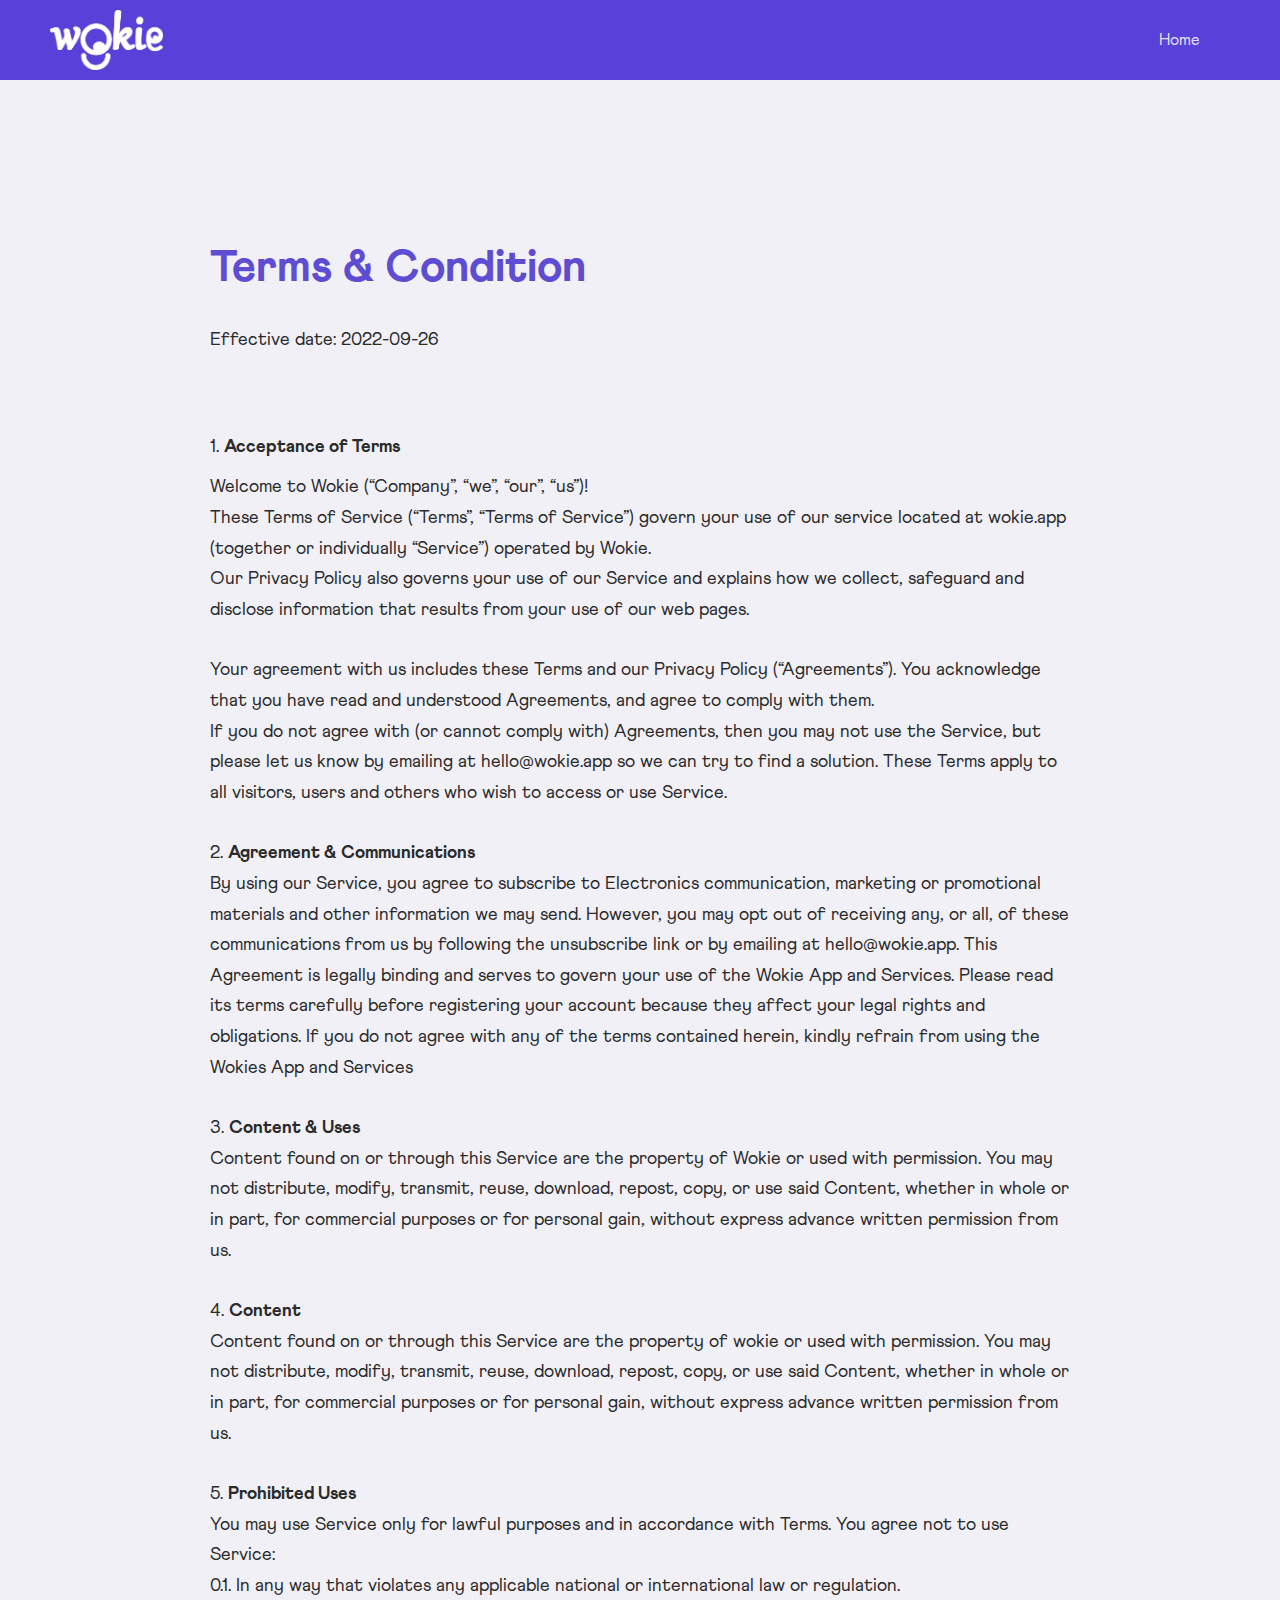
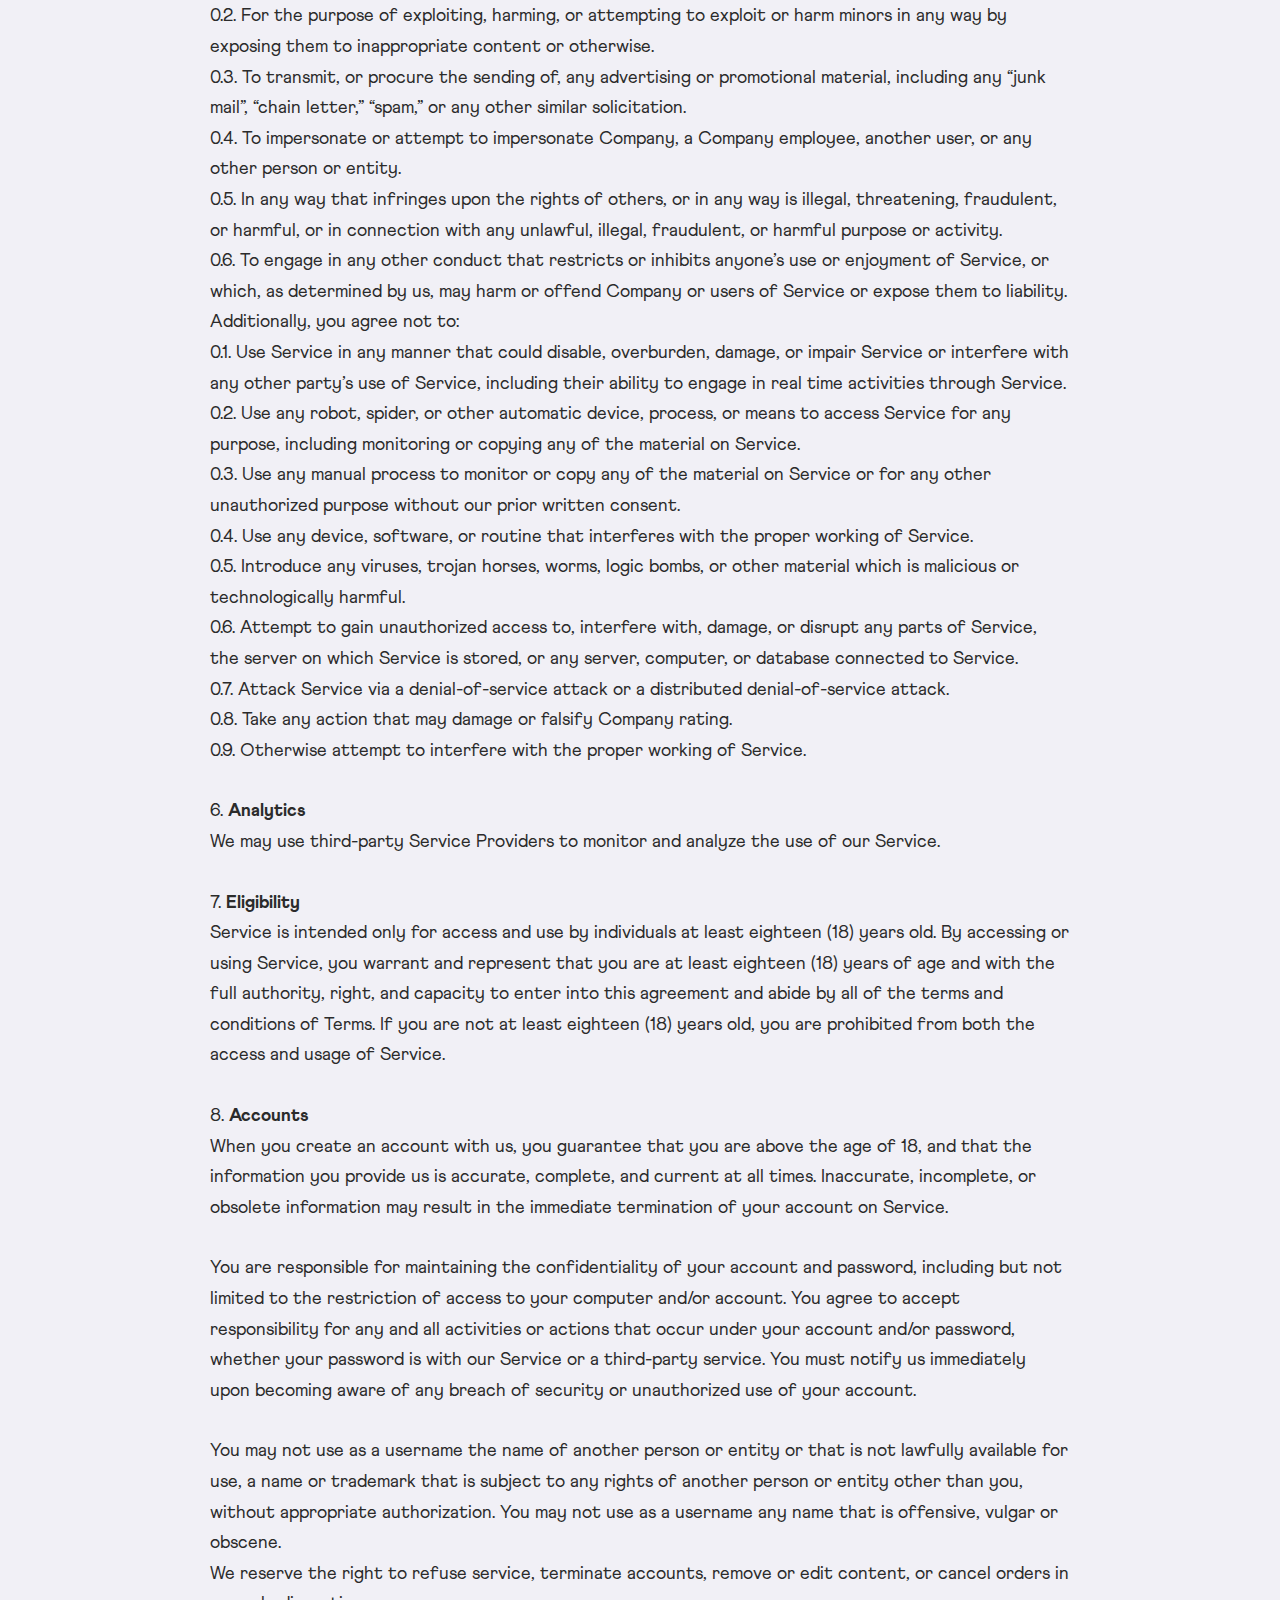
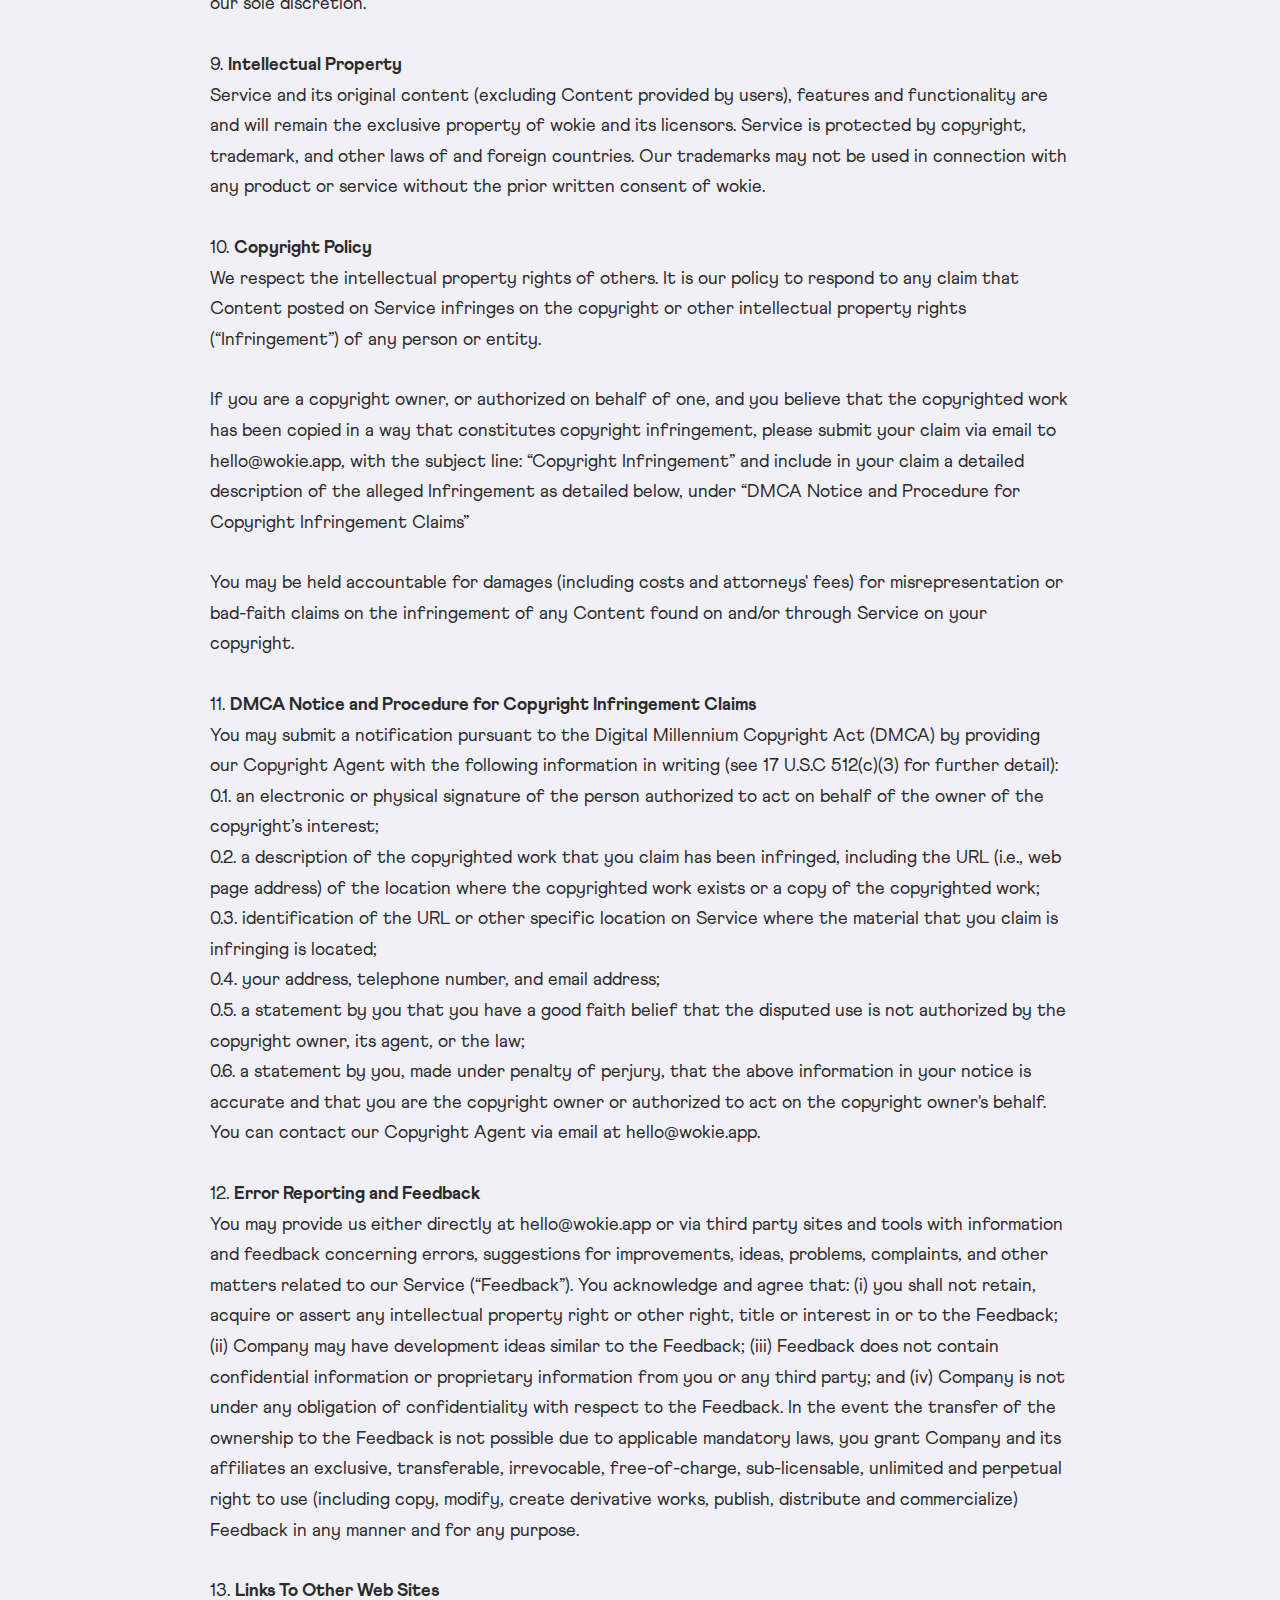
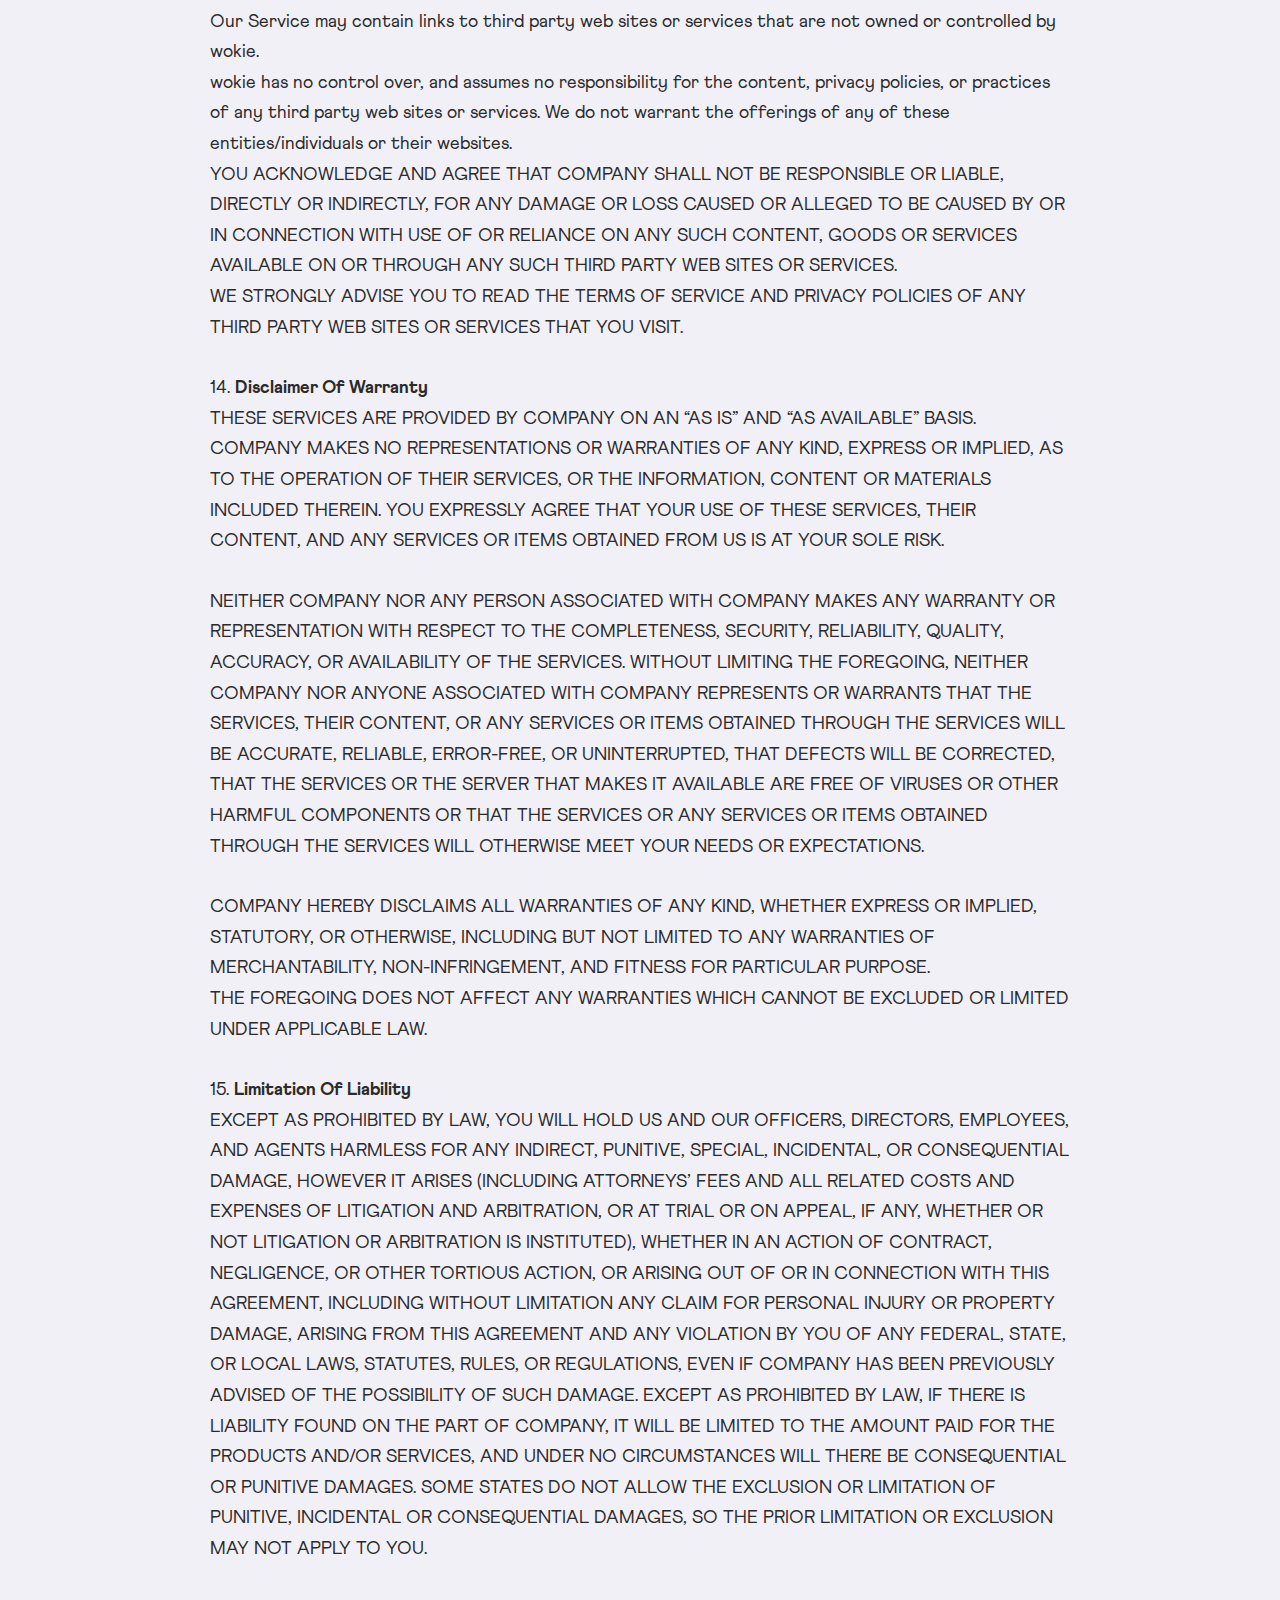
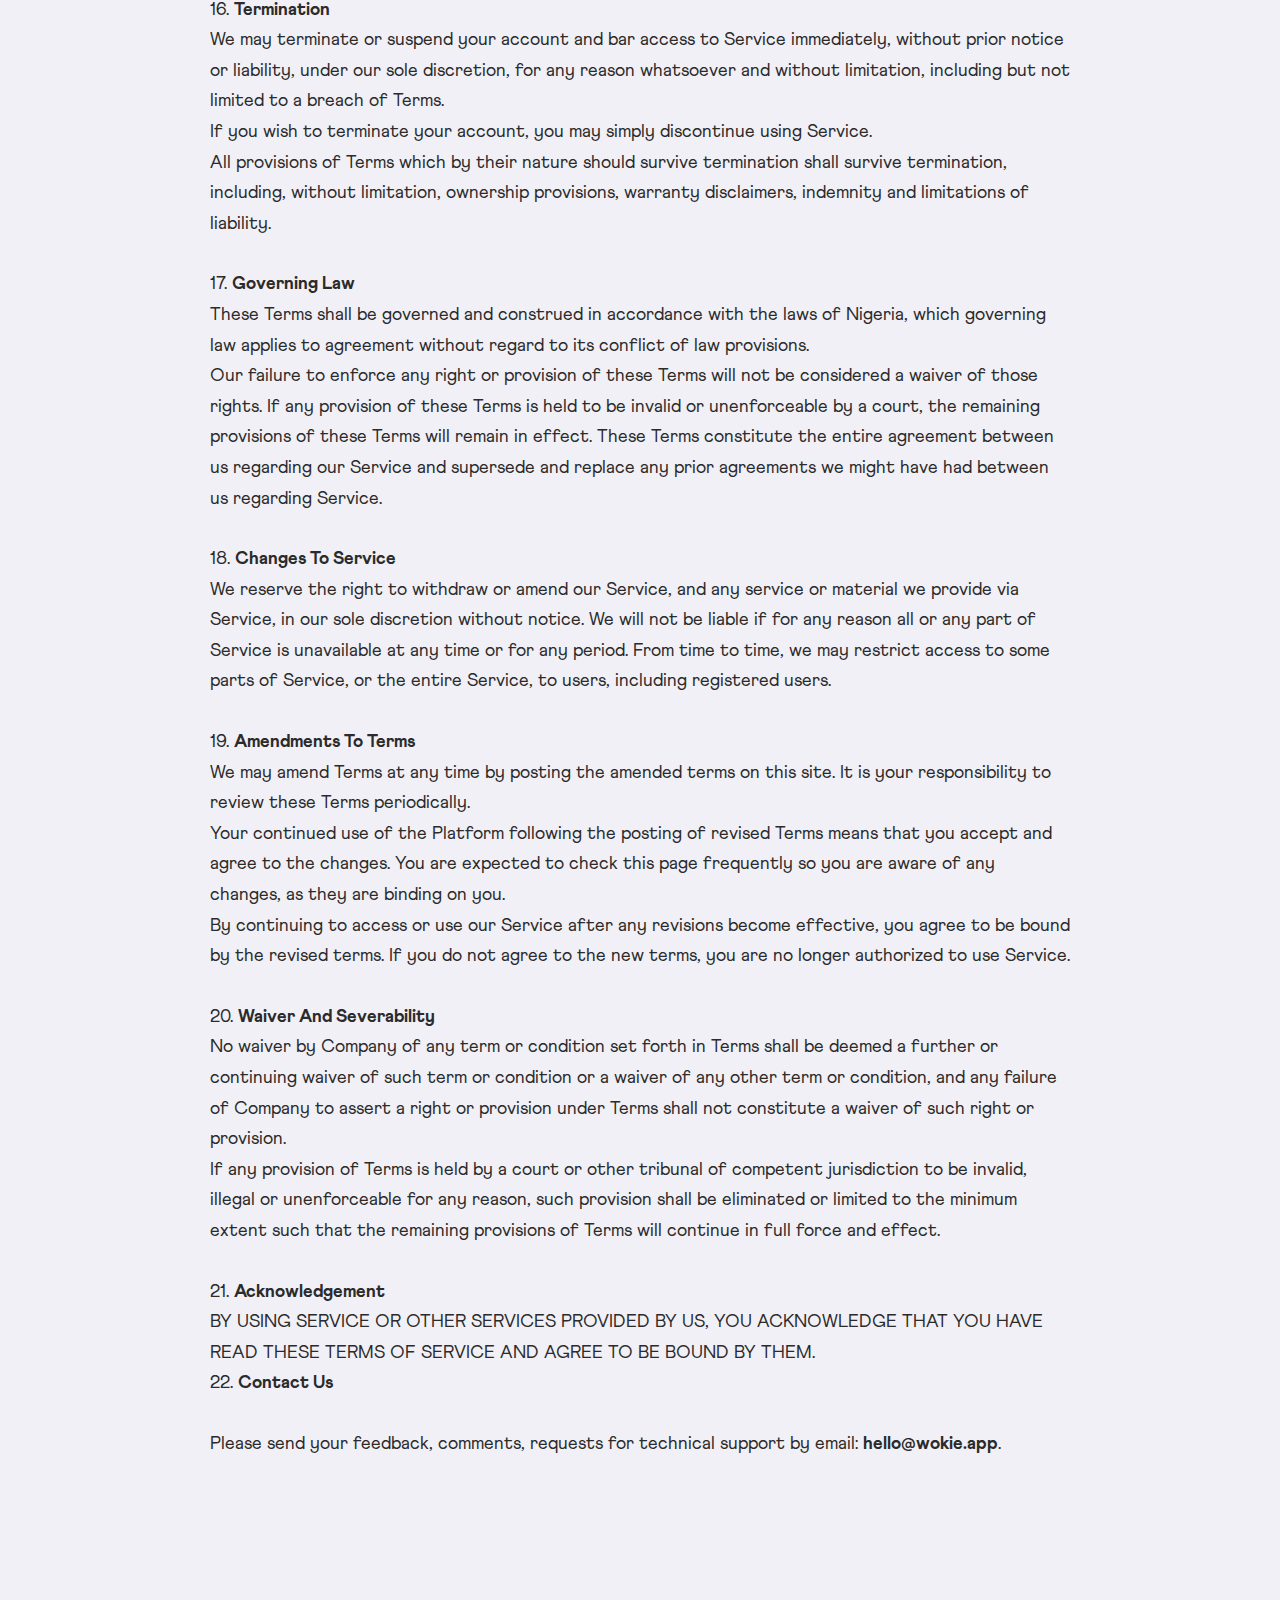
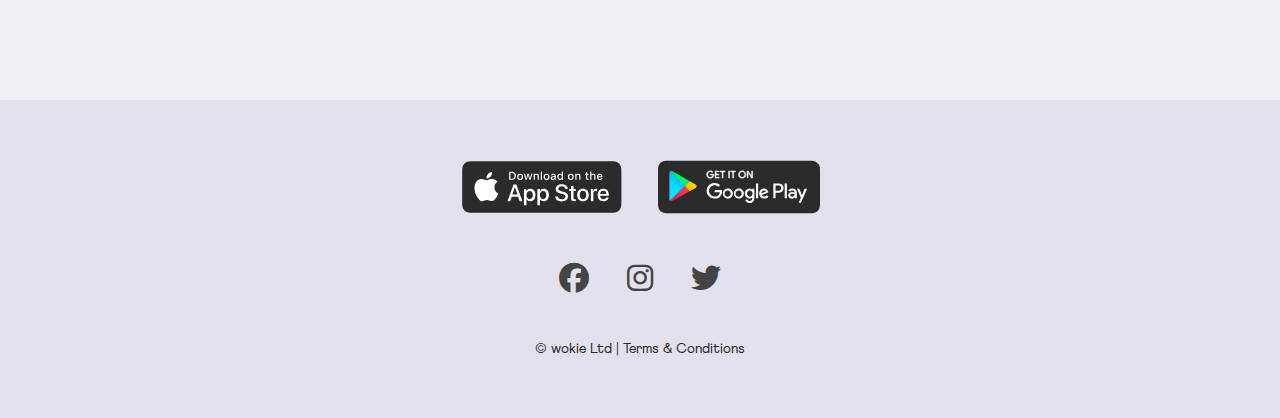
<file: terms.html>
<!DOCTYPE html>
<html lang="en">
  <head>
    <meta charset="UTF-8" />
    <meta http-equiv="X-UA-Compatible" content="IE=edge" />
    <meta name="viewport" content="width=device-width, initial-scale=1.0" />

    <!-- Title icon -->
    <link rel="shortcut icon" href="images/logo.png" type="image/x-icon">

    <!-- font awsome -->
    <link rel="stylesheet" href=" https://cdnjs.cloudflare.com/ajax/libs/font-awesome/6.2.0/css/all.min.css">

    <!-- Css -->
    <link rel="stylesheet" href="style.css" />

    <title>Terms</title>
  </head>
  <body>
    <header class="header">
      <div class="logo">
        <a href="index.html"
          ><img class="logo" src="images/logo2.png" alt="logo"
        /></a>
      </div>
      <nav class="nav"> 
        <ul class="nav-links">
        <li class="nav-item">
          <a href="index.html" class='nav-link nav-link-col'>Home</a>
        </li>
        </ul>
    </nav>
    </header>

    <main id="terms-main" class="section-styling-one">
      <div class="container">
        <div class="terms">
          <div>
            <h3 class="heading-tertiary">Terms & Condition</h3>
            <p>Effective date: 2022-09-26</p>
          </div>

          <div class="terms-content-wrapper">
            <p class="terms-heading">1. <b>Acceptance of Terms</b></p>
            <div class="terms-content">
              <p>Welcome to Wokie (“Company”, “we”, “our”, “us”)!</p>
              <p>
                These Terms of Service (“Terms”, “Terms of Service”) govern your
                use of our service located at wokie.app (together or
                individually “Service”) operated by Wokie.
              </p>
              <p>
                Our Privacy Policy also governs your use of our Service and
                explains how we collect, safeguard and disclose information that
                results from your use of our web pages.
              </p>
            </div>
            <div class="terms-content">
              <p>
                Your agreement with us includes these Terms and our Privacy
                Policy (“Agreements”). You acknowledge that you have read and
                understood Agreements, and agree to comply with them.
              </p>
              <p>
                If you do not agree with (or cannot comply with) Agreements,
                then you may not use the Service, but please let us know by
                emailing at hello@wokie.app so we can try to find a solution.
                These Terms apply to all visitors, users and others who wish to
                access or use Service.
              </p>
            </div>
            <div class="terms-content">
              <p>2. <b>Agreement & Communications</b></p>
              <p>
                By using our Service, you agree to subscribe to Electronics
                communication, marketing or promotional materials and other
                information we may send. However, you may opt out of receiving
                any, or all, of these communications from us by following the
                unsubscribe link or by emailing at hello@wokie.app. This
                Agreement is legally binding and serves to govern your use of
                the Wokie App and Services. Please read its terms carefully
                before registering your account because they affect your legal
                rights and obligations. If you do not agree with any of the
                terms contained herein, kindly refrain from using the Wokies App
                and Services
              </p>
            </div>

            <div class="terms-content">
              <p>3. <b>Content & Uses</b></p>
              <p>
                Content found on or through this Service are the property of
                Wokie or used with permission. You may not distribute, modify,
                transmit, reuse, download, repost, copy, or use said Content,
                whether in whole or in part, for commercial purposes or for
                personal gain, without express advance written permission from
                us.
              </p>
            </div>

            <div class="terms-content">
              <p>4. <b>Content</b></p>
              <p>
                Content found on or through this Service are the property of
                wokie or used with permission. You may not distribute, modify,
                transmit, reuse, download, repost, copy, or use said Content,
                whether in whole or in part, for commercial purposes or for
                personal gain, without express advance written permission from
                us.
              </p>
            </div>

            <div class="terms-content">
              <p>5. <b>Prohibited Uses</b></p>
              <p>
                You may use Service only for lawful purposes and in accordance
                with Terms. You agree not to use Service:
              </p>
              <p>
                0.1. In any way that violates any applicable national or
                international law or regulation.
              </p>
              <p>
                0.2. For the purpose of exploiting, harming, or attempting to
                exploit or harm minors in any way by exposing them to
                inappropriate content or otherwise.
              </p>
              <p>
                0.3. To transmit, or procure the sending of, any advertising or
                promotional material, including any “junk mail”, “chain letter,”
                “spam,” or any other similar solicitation.
              </p>
              <p>
                0.4. To impersonate or attempt to impersonate Company, a Company
                employee, another user, or any other person or entity.
              </p>
              <p>
                0.5. In any way that infringes upon the rights of others, or in
                any way is illegal, threatening, fraudulent, or harmful, or in
                connection with any unlawful, illegal, fraudulent, or harmful
                purpose or activity.
              </p>
              <p>
                0.6. To engage in any other conduct that restricts or inhibits
                anyone’s use or enjoyment of Service, or which, as determined by
                us, may harm or offend Company or users of Service or expose
                them to liability.
              </p>
              <p>Additionally, you agree not to:</p>
              <p>
                0.1. Use Service in any manner that could disable, overburden,
                damage, or impair Service or interfere with any other party’s
                use of Service, including their ability to engage in real time
                activities through Service.
              </p>
              <p>
                0.2. Use any robot, spider, or other automatic device, process,
                or means to access Service for any purpose, including monitoring
                or copying any of the material on Service.
              </p>
              <p>
                0.3. Use any manual process to monitor or copy any of the
                material on Service or for any other unauthorized purpose
                without our prior written consent.
              </p>
              <p>
                0.4. Use any device, software, or routine that interferes with
                the proper working of Service.
              </p>
              <p>
                0.5. Introduce any viruses, trojan horses, worms, logic bombs,
                or other material which is malicious or technologically harmful.
              </p>
              <p>
                0.6. Attempt to gain unauthorized access to, interfere with,
                damage, or disrupt any parts of Service, the server on which
                Service is stored, or any server, computer, or database
                connected to Service.
              </p>
              <p>
                0.7. Attack Service via a denial-of-service attack or a
                distributed denial-of-service attack.
              </p>
              <p>
                0.8. Take any action that may damage or falsify Company rating.
              </p>
              <p>
                0.9. Otherwise attempt to interfere with the proper working of
                Service.
              </p>
            </div>

            <div class="terms-content">
              <p>6. <b>Analytics</b></p>
              <p>
                We may use third-party Service Providers to monitor and analyze
                the use of our Service.
              </p>
            </div>

            <div class="terms-content">
              <p>7. <b>Eligibility</b></p>
              <p>
                Service is intended only for access and use by individuals at
                least eighteen (18) years old. By accessing or using Service,
                you warrant and represent that you are at least eighteen (18)
                years of age and with the full authority, right, and capacity to
                enter into this agreement and abide by all of the terms and
                conditions of Terms. If you are not at least eighteen (18) years
                old, you are prohibited from both the access and usage of
                Service.
              </p>
            </div>

            <div class="terms-content">
              <p>8. <b>Accounts</b></p>
              <p>
                When you create an account with us, you guarantee that you are
                above the age of 18, and that the information you provide us is
                accurate, complete, and current at all times. Inaccurate,
                incomplete, or obsolete information may result in the immediate
                termination of your account on Service.
              </p>
            </div>

            <div class="terms-content">
              <p>
                You are responsible for maintaining the confidentiality of your
                account and password, including but not limited to the
                restriction of access to your computer and/or account. You agree
                to accept responsibility for any and all activities or actions
                that occur under your account and/or password, whether your
                password is with our Service or a third-party service. You must
                notify us immediately upon becoming aware of any breach of
                security or unauthorized use of your account.
              </p>
            </div>

            <div class="terms-content">
              <p>
                You may not use as a username the name of another person or
                entity or that is not lawfully available for use, a name or
                trademark that is subject to any rights of another person or
                entity other than you, without appropriate authorization. You
                may not use as a username any name that is offensive, vulgar or
                obscene.
              </p>
              <p>
                We reserve the right to refuse service, terminate accounts,
                remove or edit content, or cancel orders in our sole discretion.
              </p>
            </div>

            <div class="terms-content">
              <p>9. <b>Intellectual Property</b></p>
              <p>
                Service and its original content (excluding Content provided by
                users), features and functionality are and will remain the
                exclusive property of wokie and its licensors. Service is
                protected by copyright, trademark, and other laws of and foreign
                countries. Our trademarks may not be used in connection with any
                product or service without the prior written consent of wokie.
              </p>
            </div>

            <div class="terms-content">
              <p>10. <b>Copyright Policy</b></p>
              <p>
                We respect the intellectual property rights of others. It is our
                policy to respond to any claim that Content posted on Service
                infringes on the copyright or other intellectual property rights
                (“Infringement”) of any person or entity.
              </p>
            </div>
            <div class="terms-content">
              <p>
                If you are a copyright owner, or authorized on behalf of one,
                and you believe that the copyrighted work has been copied in a
                way that constitutes copyright infringement, please submit your
                claim via email to hello@wokie.app, with the subject line:
                “Copyright Infringement” and include in your claim a detailed
                description of the alleged Infringement as detailed below, under
                “DMCA Notice and Procedure for Copyright Infringement Claims”
              </p>
            </div>
            <div class="terms-content">
              <p>
                You may be held accountable for damages (including costs and
                attorneys' fees) for misrepresentation or bad-faith claims on
                the infringement of any Content found on and/or through Service
                on your copyright.
              </p>
            </div>
            <div class="terms-content">
              <p>
                11.
                <b
                  >DMCA Notice and Procedure for Copyright Infringement
                  Claims</b
                >
              </p>
              <p>
                You may submit a notification pursuant to the Digital Millennium
                Copyright Act (DMCA) by providing our Copyright Agent with the
                following information in writing (see 17 U.S.C 512(c)(3) for
                further detail):
              </p>
              <p>
                0.1. an electronic or physical signature of the person
                authorized to act on behalf of the owner of the copyright’s
                interest;
              </p>
              <p>
                0.2. a description of the copyrighted work that you claim has
                been infringed, including the URL (i.e., web page address) of
                the location where the copyrighted work exists or a copy of the
                copyrighted work;
              </p>
              <p>
                0.3. identification of the URL or other specific location on
                Service where the material that you claim is infringing is
                located;
              </p>
              <p>0.4. your address, telephone number, and email address;</p>
              <p>
                0.5. a statement by you that you have a good faith belief that
                the disputed use is not authorized by the copyright owner, its
                agent, or the law;
              </p>
              <p>
                0.6. a statement by you, made under penalty of perjury, that the
                above information in your notice is accurate and that you are
                the copyright owner or authorized to act on the copyright
                owner's behalf.
              </p>
              <p>
                You can contact our Copyright Agent via email at
                hello@wokie.app.
              </p>
            </div>
            <div class="terms-content">
              <p>12. <b>Error Reporting and Feedback</b></p>
              <p>
                You may provide us either directly at hello@wokie.app or via
                third party sites and tools with information and feedback
                concerning errors, suggestions for improvements, ideas,
                problems, complaints, and other matters related to our Service
                (“Feedback”). You acknowledge and agree that: (i) you shall not
                retain, acquire or assert any intellectual property right or
                other right, title or interest in or to the Feedback; (ii)
                Company may have development ideas similar to the Feedback;
                (iii) Feedback does not contain confidential information or
                proprietary information from you or any third party; and (iv)
                Company is not under any obligation of confidentiality with
                respect to the Feedback. In the event the transfer of the
                ownership to the Feedback is not possible due to applicable
                mandatory laws, you grant Company and its affiliates an
                exclusive, transferable, irrevocable, free-of-charge,
                sub-licensable, unlimited and perpetual right to use (including
                copy, modify, create derivative works, publish, distribute and
                commercialize) Feedback in any manner and for any purpose.
              </p>
            </div>
            <div class="terms-content">
              <p>13. <b>Links To Other Web Sites</b></p>
              <p>
                Our Service may contain links to third party web sites or
                services that are not owned or controlled by wokie.
              </p>
              <p>
                wokie has no control over, and assumes no responsibility for the
                content, privacy policies, or practices of any third party web
                sites or services. We do not warrant the offerings of any of
                these entities/individuals or their websites.
              </p>
              <p>
                YOU ACKNOWLEDGE AND AGREE THAT COMPANY SHALL NOT BE RESPONSIBLE
                OR LIABLE, DIRECTLY OR INDIRECTLY, FOR ANY DAMAGE OR LOSS CAUSED
                OR ALLEGED TO BE CAUSED BY OR IN CONNECTION WITH USE OF OR
                RELIANCE ON ANY SUCH CONTENT, GOODS OR SERVICES AVAILABLE ON OR
                THROUGH ANY SUCH THIRD PARTY WEB SITES OR SERVICES.
              </p>
              <p>
                WE STRONGLY ADVISE YOU TO READ THE TERMS OF SERVICE AND PRIVACY
                POLICIES OF ANY THIRD PARTY WEB SITES OR SERVICES THAT YOU
                VISIT.
              </p>
            </div>
            <div class="terms-content">
              <p>14. <b>Disclaimer Of Warranty</b></p>
              <p>
                THESE SERVICES ARE PROVIDED BY COMPANY ON AN “AS IS” AND “AS
                AVAILABLE” BASIS. COMPANY MAKES NO REPRESENTATIONS OR WARRANTIES
                OF ANY KIND, EXPRESS OR IMPLIED, AS TO THE OPERATION OF THEIR
                SERVICES, OR THE INFORMATION, CONTENT OR MATERIALS INCLUDED
                THEREIN. YOU EXPRESSLY AGREE THAT YOUR USE OF THESE SERVICES,
                THEIR CONTENT, AND ANY SERVICES OR ITEMS OBTAINED FROM US IS AT
                YOUR SOLE RISK.
              </p>
            </div>
            <div class="terms-content">
              <p>
                NEITHER COMPANY NOR ANY PERSON ASSOCIATED WITH COMPANY MAKES ANY
                WARRANTY OR REPRESENTATION WITH RESPECT TO THE COMPLETENESS,
                SECURITY, RELIABILITY, QUALITY, ACCURACY, OR AVAILABILITY OF THE
                SERVICES. WITHOUT LIMITING THE FOREGOING, NEITHER COMPANY NOR
                ANYONE ASSOCIATED WITH COMPANY REPRESENTS OR WARRANTS THAT THE
                SERVICES, THEIR CONTENT, OR ANY SERVICES OR ITEMS OBTAINED
                THROUGH THE SERVICES WILL BE ACCURATE, RELIABLE, ERROR-FREE, OR
                UNINTERRUPTED, THAT DEFECTS WILL BE CORRECTED, THAT THE SERVICES
                OR THE SERVER THAT MAKES IT AVAILABLE ARE FREE OF VIRUSES OR
                OTHER HARMFUL COMPONENTS OR THAT THE SERVICES OR ANY SERVICES OR
                ITEMS OBTAINED THROUGH THE SERVICES WILL OTHERWISE MEET YOUR
                NEEDS OR EXPECTATIONS.
              </p>
            </div>
            <div class="terms-content">
              <p>
                COMPANY HEREBY DISCLAIMS ALL WARRANTIES OF ANY KIND, WHETHER
                EXPRESS OR IMPLIED, STATUTORY, OR OTHERWISE, INCLUDING BUT NOT
                LIMITED TO ANY WARRANTIES OF MERCHANTABILITY, NON-INFRINGEMENT,
                AND FITNESS FOR PARTICULAR PURPOSE.
              </p>
              <p>
                THE FOREGOING DOES NOT AFFECT ANY WARRANTIES WHICH CANNOT BE
                EXCLUDED OR LIMITED UNDER APPLICABLE LAW.
              </p>
            </div>
            <div class="terms-content">
              <p>15. <b>Limitation Of Liability</b></p>
              <p>
                EXCEPT AS PROHIBITED BY LAW, YOU WILL HOLD US AND OUR OFFICERS,
                DIRECTORS, EMPLOYEES, AND AGENTS HARMLESS FOR ANY INDIRECT,
                PUNITIVE, SPECIAL, INCIDENTAL, OR CONSEQUENTIAL DAMAGE, HOWEVER
                IT ARISES (INCLUDING ATTORNEYS’ FEES AND ALL RELATED COSTS AND
                EXPENSES OF LITIGATION AND ARBITRATION, OR AT TRIAL OR ON
                APPEAL, IF ANY, WHETHER OR NOT LITIGATION OR ARBITRATION IS
                INSTITUTED), WHETHER IN AN ACTION OF CONTRACT, NEGLIGENCE, OR
                OTHER TORTIOUS ACTION, OR ARISING OUT OF OR IN CONNECTION WITH
                THIS AGREEMENT, INCLUDING WITHOUT LIMITATION ANY CLAIM FOR
                PERSONAL INJURY OR PROPERTY DAMAGE, ARISING FROM THIS AGREEMENT
                AND ANY VIOLATION BY YOU OF ANY FEDERAL, STATE, OR LOCAL LAWS,
                STATUTES, RULES, OR REGULATIONS, EVEN IF COMPANY HAS BEEN
                PREVIOUSLY ADVISED OF THE POSSIBILITY OF SUCH DAMAGE. EXCEPT AS
                PROHIBITED BY LAW, IF THERE IS LIABILITY FOUND ON THE PART OF
                COMPANY, IT WILL BE LIMITED TO THE AMOUNT PAID FOR THE PRODUCTS
                AND/OR SERVICES, AND UNDER NO CIRCUMSTANCES WILL THERE BE
                CONSEQUENTIAL OR PUNITIVE DAMAGES. SOME STATES DO NOT ALLOW THE
                EXCLUSION OR LIMITATION OF PUNITIVE, INCIDENTAL OR CONSEQUENTIAL
                DAMAGES, SO THE PRIOR LIMITATION OR EXCLUSION MAY NOT APPLY TO
                YOU.
              </p>
            </div>
            <div class="terms-content">
              <p>16. <b>Termination</b></p>
              <p>
                We may terminate or suspend your account and bar access to
                Service immediately, without prior notice or liability, under
                our sole discretion, for any reason whatsoever and without
                limitation, including but not limited to a breach of Terms.
              </p>
              <p>
                If you wish to terminate your account, you may simply
                discontinue using Service.
              </p>
              <p>
                All provisions of Terms which by their nature should survive
                termination shall survive termination, including, without
                limitation, ownership provisions, warranty disclaimers,
                indemnity and limitations of liability.
              </p>
            </div>
            <div class="terms-content">
              <p>17. <b>Governing Law</b></p>
              <p>
                These Terms shall be governed and construed in accordance with
                the laws of Nigeria, which governing law applies to agreement
                without regard to its conflict of law provisions.
              </p>
              <p>
                Our failure to enforce any right or provision of these Terms
                will not be considered a waiver of those rights. If any
                provision of these Terms is held to be invalid or unenforceable
                by a court, the remaining provisions of these Terms will remain
                in effect. These Terms constitute the entire agreement between
                us regarding our Service and supersede and replace any prior
                agreements we might have had between us regarding Service.
              </p>
            </div>
            <div class="terms-content">
              <p>18. <b>Changes To Service</b></p>
              <p>
                We reserve the right to withdraw or amend our Service, and any
                service or material we provide via Service, in our sole
                discretion without notice. We will not be liable if for any
                reason all or any part of Service is unavailable at any time or
                for any period. From time to time, we may restrict access to
                some parts of Service, or the entire Service, to users,
                including registered users.
              </p>
            </div>
            <div class="terms-content">
              <p>19. <b>Amendments To Terms</b></p>
              <p>
                We may amend Terms at any time by posting the amended terms on
                this site. It is your responsibility to review these Terms
                periodically.
              </p>
              <p>
                Your continued use of the Platform following the posting of
                revised Terms means that you accept and agree to the changes.
                You are expected to check this page frequently so you are aware
                of any changes, as they are binding on you.
              </p>
              <p>
                By continuing to access or use our Service after any revisions
                become effective, you agree to be bound by the revised terms. If
                you do not agree to the new terms, you are no longer authorized
                to use Service.
              </p>
            </div>
            <div class="terms-content">
              <p>20. <b>Waiver And Severability</b></p>
              <p>
                No waiver by Company of any term or condition set forth in Terms
                shall be deemed a further or continuing waiver of such term or
                condition or a waiver of any other term or condition, and any
                failure of Company to assert a right or provision under Terms
                shall not constitute a waiver of such right or provision.
              </p>
              <p>
                If any provision of Terms is held by a court or other tribunal
                of competent jurisdiction to be invalid, illegal or
                unenforceable for any reason, such provision shall be eliminated
                or limited to the minimum extent such that the remaining
                provisions of Terms will continue in full force and effect.
              </p>
            </div>
            <div class="terms-content"><p>21. <b>Acknowledgement</b></p>
                <p>
                  BY USING SERVICE OR OTHER SERVICES PROVIDED BY US, YOU ACKNOWLEDGE
                  THAT YOU HAVE READ THESE TERMS OF SERVICE AND AGREE TO BE BOUND BY
                  THEM.
           <div class="terms-content"> <p>22. <b>Contact Us</b></p></div>
            <div class="terms-content"><p>
                Please send your feedback, comments, requests for technical
                support by email:
                <b>hello@wokie.app</b>.
              </p></div>
           
          </div>
        </div>
      </div>
    </main>

    <section id="footer"  class="section-styling-two">
      <div class="container">

        <div class="footer-content-wrapper">
       
        <div class="download-icons">
          <a href="#" class="google-play" >
          <svg xmlns="http://www.w3.org/2000/svg" width="162" height="54" viewBox="0 0 162 54">
          <g fill="none" fill-rule="evenodd">
          <path fill="#2b2b2b" d="M11.4 52.819c-.41 0-.812-.006-1.22-.015a17.128 17.128 0 0 1-2.524-.22 7.943 7.943 0 0 1-2.236-.74 7.298 7.298 0 0 1-1.886-1.372 7.183 7.183 0 0 1-1.378-1.885 7.725 7.725 0 0 1-.733-2.237 16.758 16.758 0 0 1-.225-2.532c-.008-.284-.02-1.232-.02-1.232V11.4s.012-.934.02-1.208a16.7 16.7 0 0 1 .224-2.527 7.77 7.77 0 0 1 .734-2.244 7.254 7.254 0 0 1 1.37-1.887 7.513 7.513 0 0 1 1.893-1.38 7.861 7.861 0 0 1 2.232-.735 16.991 16.991 0 0 1 2.532-.221l1.218-.017H150.14l1.232.017c.841.01 1.68.084 2.51.22a8.017 8.017 0 0 1 2.255.74 7.552 7.552 0 0 1 3.26 3.266 7.78 7.78 0 0 1 .723 2.226c.14.843.218 1.694.234 2.548.004.382.004.793.004 1.202.01.506.01.988.01 1.474v28.253c0 .49 0 .97-.01 1.452 0 .439 0 .841-.005 1.255a17.187 17.187 0 0 1-.23 2.502 7.748 7.748 0 0 1-.73 2.255 7.398 7.398 0 0 1-1.37 1.87 7.307 7.307 0 0 1-1.89 1.38c-.709.36-1.468.61-2.252.743-.834.136-1.678.21-2.523.22-.396.01-.81.015-1.212.015l-1.463.002L11.4 52.82z"></path>
          <g fill="#FFF">
          <path d="M33.438 27.406a6.68 6.68 0 0 1 3.181-5.605 6.839 6.839 0 0 0-5.388-2.913c-2.267-.238-4.464 1.356-5.62 1.356-1.177 0-2.956-1.333-4.871-1.293a7.176 7.176 0 0 0-6.039 3.682c-2.61 4.52-.663 11.164 1.838 14.818 1.251 1.79 2.714 3.788 4.627 3.717 1.873-.078 2.572-1.194 4.833-1.194 2.239 0 2.895 1.194 4.847 1.149 2.01-.033 3.276-1.797 4.483-3.603.9-1.275 1.591-2.684 2.05-4.175a6.456 6.456 0 0 1-3.941-5.94zM29.75 16.485a6.578 6.578 0 0 0 1.505-4.713 6.693 6.693 0 0 0-4.33 2.24 6.26 6.26 0 0 0-1.544 4.539 5.534 5.534 0 0 0 4.37-2.066z"></path>
          <g>
          <path fill-rule="nonzero" d="M57.108 36.639h-6.39l-1.535 4.53h-2.706l6.052-16.764h2.812l6.053 16.765h-2.753l-1.533-4.531zm-5.728-2.091h5.065l-2.497-7.354h-.07l-2.498 7.354zM74.466 35.06c0 3.797-2.033 6.238-5.101 6.238a4.144 4.144 0 0 1-3.846-2.139h-.058v6.054h-2.509V28.947h2.429v2.033h.046a4.336 4.336 0 0 1 3.892-2.16c3.102 0 5.147 2.451 5.147 6.24zm-2.58 0c0-2.475-1.278-4.102-3.23-4.102-1.916 0-3.205 1.66-3.205 4.101 0 2.463 1.289 4.112 3.206 4.112 1.951 0 3.23-1.615 3.23-4.112zM87.918 35.06c0 3.797-2.033 6.238-5.1 6.238a4.144 4.144 0 0 1-3.846-2.139h-.058v6.054h-2.51V28.947h2.43v2.033h.045a4.336 4.336 0 0 1 3.892-2.16c3.102 0 5.147 2.451 5.147 6.24zm-2.579 0c0-2.475-1.278-4.102-3.23-4.102-1.916 0-3.206 1.66-3.206 4.101 0 2.463 1.29 4.112 3.206 4.112 1.952 0 3.23-1.615 3.23-4.112z"></path>
          <path d="M96.81 36.499c.185 1.662 1.8 2.754 4.007 2.754 2.115 0 3.636-1.092 3.636-2.59 0-1.302-.918-2.081-3.09-2.615l-2.173-.524c-3.078-.743-4.507-2.183-4.507-4.519 0-2.892 2.52-4.88 6.1-4.88 3.542 0 5.97 1.988 6.052 4.88h-2.532c-.152-1.673-1.535-2.683-3.556-2.683s-3.404 1.022-3.404 2.51c0 1.184.883 1.882 3.044 2.416l1.847.453c3.44.814 4.869 2.195 4.869 4.647 0 3.137-2.498 5.101-6.472 5.101-3.718 0-6.228-1.918-6.39-4.95h2.568zM112.517 26.055v2.892h2.325v1.987h-2.325v6.738c0 1.047.466 1.535 1.487 1.535a7.84 7.84 0 0 0 .826-.058v1.975a6.89 6.89 0 0 1-1.394.116c-2.474 0-3.44-.93-3.44-3.3v-7.006h-1.776v-1.987h1.777v-2.892h2.52z"></path>
          <path fill-rule="nonzero" d="M116.188 35.06c0-3.847 2.265-6.263 5.797-6.263 3.543 0 5.798 2.416 5.798 6.262 0 3.856-2.243 6.262-5.798 6.262s-5.797-2.406-5.797-6.262zm9.038 0c0-2.639-1.209-4.196-3.241-4.196-2.033 0-3.241 1.569-3.241 4.195 0 2.649 1.208 4.194 3.24 4.194 2.033 0 3.242-1.545 3.242-4.194z"></path>
          <path d="M129.851 28.947h2.393v2.08h.058a2.915 2.915 0 0 1 2.94-2.208c.29 0 .577.03.86.094v2.347a3.507 3.507 0 0 0-1.128-.152 2.528 2.528 0 0 0-2.614 2.812v7.25h-2.509V28.947z"></path>
          <path fill-rule="nonzero" d="M147.669 37.58c-.338 2.219-2.498 3.741-5.263 3.741-3.556 0-5.763-2.382-5.763-6.204 0-3.834 2.22-6.32 5.657-6.32 3.382 0 5.509 2.323 5.509 6.029v.86h-8.633v.151a3.183 3.183 0 0 0 3.288 3.462 2.765 2.765 0 0 0 2.823-1.72h2.382zm-8.481-3.648h6.11a2.94 2.94 0 0 0-2.998-3.102 3.094 3.094 0 0 0-3.112 3.102z"></path>
          </g>
          </g>
          <g fill="#FFF">
          <path fill-rule="nonzero" d="M51.065 11.787a3.564 3.564 0 0 1 3.79 4.002c0 2.574-1.39 4.053-3.79 4.053h-2.91v-8.055h2.91zm-1.658 6.916h1.519a2.532 2.532 0 0 0 2.656-2.897 2.54 2.54 0 0 0-2.656-2.88h-1.52v5.777zM56.269 16.8a2.88 2.88 0 1 1 5.733 0 2.88 2.88 0 1 1-5.733 0zm4.5 0c0-1.318-.592-2.088-1.631-2.088-1.043 0-1.63.77-1.63 2.088 0 1.328.587 2.093 1.63 2.093 1.039 0 1.63-.77 1.63-2.093z"></path>
          <path d="M69.624 19.842h-1.245l-1.256-4.477h-.095l-1.251 4.477h-1.233l-1.675-6.079h1.216l1.09 4.639h.09l1.249-4.639h1.15l1.25 4.639h.096l1.083-4.639h1.2zM72.702 13.763h1.155v.966h.09a1.82 1.82 0 0 1 1.814-1.083 1.977 1.977 0 0 1 2.104 2.26v3.936h-1.2v-3.634c0-.977-.424-1.463-1.312-1.463a1.394 1.394 0 0 0-1.451 1.54v3.557h-1.2v-6.079zM79.777 11.39h1.2v8.452h-1.2z"></path>
          <path fill-rule="nonzero" d="M82.644 16.8a2.88 2.88 0 1 1 5.734 0 2.88 2.88 0 1 1-5.734 0zm4.5 0c0-1.318-.592-2.088-1.631-2.088-1.043 0-1.63.77-1.63 2.088 0 1.328.587 2.093 1.63 2.093 1.039 0 1.63-.77 1.63-2.093zM89.641 18.123c0-1.094.815-1.725 2.261-1.815l1.647-.095v-.525c0-.642-.425-1.004-1.245-1.004-.67 0-1.133.246-1.267.676h-1.161c.122-1.045 1.105-1.714 2.484-1.714 1.524 0 2.383.758 2.383 2.042v4.154h-1.155v-.854h-.095a2.045 2.045 0 0 1-1.825.954 1.836 1.836 0 0 1-2.027-1.82zm3.908-.52v-.508l-1.485.095c-.837.056-1.216.34-1.216.877 0 .547.474.865 1.127.865a1.433 1.433 0 0 0 1.574-1.329zM96.32 16.8c0-1.921.987-3.138 2.523-3.138a2.003 2.003 0 0 1 1.865 1.067h.09V11.39h1.199v8.452h-1.15v-.96h-.095a2.11 2.11 0 0 1-1.909 1.06c-1.546 0-2.523-1.217-2.523-3.142zm1.24 0c0 1.29.607 2.065 1.624 2.065 1.01 0 1.636-.787 1.636-2.06 0-1.267-.632-2.065-1.636-2.065-1.01 0-1.625.781-1.625 2.06zM106.96 16.8a2.88 2.88 0 1 1 5.734 0 2.88 2.88 0 1 1-5.734 0zm4.5 0c0-1.318-.592-2.088-1.63-2.088-1.044 0-1.63.77-1.63 2.088 0 1.328.586 2.093 1.63 2.093 1.038 0 1.63-.77 1.63-2.093z"></path>
          <path d="M114.304 13.763h1.155v.966h.09a1.82 1.82 0 0 1 1.813-1.083 1.977 1.977 0 0 1 2.104 2.26v3.936h-1.2v-3.634c0-.977-.424-1.463-1.311-1.463a1.394 1.394 0 0 0-1.452 1.54v3.557h-1.2v-6.079zM126.245 12.25v1.54h1.318v1.011h-1.318v3.126c0 .637.263.916.86.916.153 0 .306-.01.458-.028v1a3.936 3.936 0 0 1-.653.06c-1.334 0-1.866-.469-1.866-1.64V14.8h-.965v-1.01h.965V12.25h1.201zM129.201 11.39h1.19v3.35h.094a1.87 1.87 0 0 1 1.854-1.09 2.003 2.003 0 0 1 2.093 2.267v3.925h-1.2v-3.629c0-.97-.453-1.463-1.3-1.463a1.42 1.42 0 0 0-1.531 1.542v3.55h-1.2V11.39z"></path>
          <path fill-rule="nonzero" d="M141.428 18.2a2.468 2.468 0 0 1-2.634 1.76 2.761 2.761 0 0 1-2.809-3.138 2.804 2.804 0 0 1 2.803-3.176c1.692 0 2.712 1.155 2.712 3.064v.419h-4.292v.067a1.607 1.607 0 0 0 1.619 1.742c.587.07 1.158-.221 1.446-.737h1.155zm-4.22-1.958h3.07a1.467 1.467 0 0 0-1.496-1.575 1.555 1.555 0 0 0-1.574 1.575z"></path>
          </g>
          </g>
          </svg>
          
          </a>
          <a href="#" class="ios-store" >
          <svg version="1.1" viewBox="0 0 160 52" xmlns="http://www.w3.org/2000/svg" width="162" height="54">
          <title>play-store</title>
          <defs>
          <linearGradient id="d" x1="61.034%" x2="26.503%" y1="4.9481%" y2="71.907%">
          <stop stop-color="#00A0FF" offset="0"></stop>
          <stop stop-color="#00A1FF" offset=".01"></stop>
          <stop stop-color="#00BEFF" offset=".26"></stop>
          <stop stop-color="#00D2FF" offset=".51"></stop>
          <stop stop-color="#00DFFF" offset=".76"></stop>
          <stop stop-color="#00E3FF" offset="1"></stop>
          </linearGradient>
          <linearGradient id="c" x1="107.68%" x2="-130.64%" y1="50%" y2="50%">
          <stop stop-color="#FFE000" offset="0"></stop>
          <stop stop-color="#FFBD00" offset=".41"></stop>
          <stop stop-color="#FFA500" offset=".78"></stop>
          <stop stop-color="#FF9C00" offset="1"></stop>
          </linearGradient>
          <linearGradient id="b" x1="86.219%" x2="-50.15%" y1="30.911%" y2="135.99%">
          <stop stop-color="#FF3A44" offset="0"></stop>
          <stop stop-color="#C31162" offset="1"></stop>
          </linearGradient>
          <linearGradient id="a" x1="-18.754%" x2="42.121%" y1="-11.832%" y2="35.095%">
          <stop stop-color="#32A071" offset="0"></stop>
          <stop stop-color="#2DA771" offset=".07"></stop>
          <stop stop-color="#15CF74" offset=".48"></stop>
          <stop stop-color="#06E775" offset=".8"></stop>
          <stop stop-color="#00F076" offset="1"></stop>
          </linearGradient>
          </defs>
          <g fill="none" fill-rule="evenodd">
          <g fill-rule="nonzero">
          <path fill="#2b2b2b" d="m11.132-1.5178e-4c-0.42815 0-0.85116 0-1.2782 0.0024869-0.35745 0.0023351-0.71205 0.0091187-1.0729 0.014828-0.78401 0.0092259-1.5662 0.078199-2.3397 0.20632-0.77243 0.13091-1.5207 0.37771-2.2194 0.73206-0.69788 0.35735-1.3356 0.82168-1.8899 1.3762-0.55724 0.55292-1.0217 1.192-1.3757 1.8927-0.35488 0.69931-0.60096 1.4487-0.72973 2.2223-0.13 0.77259-0.19995 1.5541-0.20923 2.3375-0.010835 0.35798-0.011979 0.71714-0.017689 1.0752v32.285c0.0057094 0.36253 0.0068536 0.71373 0.017689 1.0764 0.0092831 0.78335 0.079235 1.5648 0.20923 2.3374 0.12842 0.77401 0.37451 1.5238 0.72973 2.2234 0.35374 0.69844 0.81831 1.335 1.3757 1.8848 0.55223 0.55695 1.1903 1.0216 1.8899 1.3762 0.69873 0.3553 1.4469 0.60357 2.2194 0.7365 0.77365 0.1271 1.5557 0.1961 2.3397 0.20643 0.36088 0.0079395 0.71549 0.012493 1.0729 0.012493 0.427 0.0023351 0.85005 0.0023351 1.2782 0.0023351h137.74c0.41962 0 0.84602 0 1.2656-0.0023351 0.35576 0 0.72062-0.0045535 1.0764-0.012493 0.78247-0.0097799 1.5631-0.078786 2.3351-0.20643 0.77501-0.13387 1.5259-0.38207 2.228-0.7365 0.69894-0.35482 1.3364-0.81946 1.8882-1.3762 0.5559-0.552 1.0215-1.188 1.3796-1.8848 0.35256-0.70008 0.5963-1.4498 0.72284-2.2234 0.1302-0.77265 0.20264-1.5539 0.2167-2.3374 0.004554-0.36265 0.004554-0.71385 0.004554-1.0764 0.009107-0.42418 0.009107-0.84602 0.009107-1.2771v-29.733c0-0.42757 0-0.85173-0.009107-1.2747 0-0.35802 0-0.71719-0.004554-1.0752-0.014062-0.78346-0.086496-1.5648-0.2167-2.3375-0.12689-0.77311-0.37062-1.5224-0.72284-2.2223-0.72071-1.4045-1.8636-2.5477-3.2678-3.269-0.7021-0.35348-1.453-0.60022-2.228-0.73206-0.77192-0.12869-1.5526-0.19768-2.3351-0.20638-0.35576-0.0056977-0.72062-0.01254-1.0764-0.014816-0.41962-0.0023351-0.84602-0.0023351-1.2656-0.0023351h-137.74z" fill="#2b2b2b"></path>
          <path d="m9.8599 50.978c-0.35573 0-0.70288-0.0045535-1.0558-0.012493-0.73115-0.0095265-1.4606-0.073177-2.1823-0.19043-0.673-0.11591-1.325-0.33151-1.9344-0.63971-0.60382-0.30564-1.1545-0.70641-1.6311-1.1869-0.48344-0.47488-0.88593-1.0257-1.1915-1.6305-0.30895-0.60878-0.52276-1.2613-0.63399-1.9349-0.12011-0.72376-0.1851-1.4556-0.1944-2.1892-0.0074024-0.24624-0.017093-1.0661-0.017093-1.0661v-32.269s0.010321-0.80727 0.017152-1.0444c0.0089037-0.73244 0.073513-1.4631 0.19327-2.1858 0.11143-0.67541 0.32541-1.3298 0.63453-1.9406 0.30446-0.60443 0.70471-1.1556 1.1852-1.6322 0.47999-0.48111 1.0325-0.88394 1.6373-1.1938 0.608-0.30721 1.2587-0.52129 1.9304-0.63509 0.72412-0.11843 1.4561-0.18246 2.1898-0.19155l1.0535-0.014256h140.27l1.0661 0.014828c0.72701 0.0086391 1.4523 0.072097 2.1698 0.18983 0.67844 0.11522 1.3359 0.3308 1.9509 0.63965 1.2117 0.62447 2.1977 1.6124 2.8197 2.8254 0.30418 0.60656 0.51486 1.2556 0.62488 1.9252 0.12118 0.72856 0.189 1.465 0.20292 2.2034 0.003386 0.33066 0.003386 0.68583 0.003386 1.0393 0.009224 0.43784 0.009224 0.85458 0.009224 1.2747v29.733c0 0.42418 0 0.83808-0.009224 1.2554 0 0.37969 0 0.72751-0.004554 1.0855-0.013619 0.72526-0.08031 1.4486-0.19954 2.1641-0.10895 0.67843-0.32159 1.3361-0.63049 1.9498-0.30774 0.59829-0.70792 1.1443-1.1858 1.6179-0.47697 0.48312-1.0287 0.88623-1.6339 1.1938-0.61325 0.31057-1.2698 0.52697-1.9475 0.64193-0.7217 0.11788-1.4512 0.18153-2.1824 0.19043-0.34198 0.0079395-0.70007 0.012493-1.0478 0.012493l-1.2656 0.0023351-139.01-0.0023351z" fill="#2b2b2b"></path>
          <path d="m79.836 27.552c-2.7374 0.012882-4.9474 2.2402-4.9388 4.9777 0.008603 2.7375 2.2324 4.9509 4.9699 4.9466 2.7375-0.00428 4.9544-2.2246 4.9544-4.9621 0.019233-1.3259-0.50062-2.6028-1.4405-3.5383-0.93986-0.93546-2.2192-1.4493-3.545-1.4239zm0 7.9745c-1.2339 0.086289-2.3951-0.59042-2.9282-1.7065-0.53317-1.1161-0.32994-2.4446 0.5125-3.3502 0.84244-0.90562 2.1528-1.2042 3.3045-0.75303 1.1516 0.45121 1.9104 1.5605 1.9134 2.7974 0.037996 0.77371-0.23815 1.53-0.76576 2.0972s-1.262 0.8972-2.0364 0.91517zm-10.87-7.9745c-2.739 0.0064447-4.9548 2.2309-4.9505 4.9699 0.0043002 2.739 2.227 4.9565 4.966 4.9544 2.739-0.0021448 4.9583-2.2231 4.9583-4.9621 0.019233-1.3259-0.50062-2.6028-1.4405-3.5383-0.93986-0.93546-2.2192-1.4493-3.545-1.4239h0.011676zm0 7.9745c-1.2345 0.091156-2.3991-0.58218-2.936-1.6975-0.53693-1.1153-0.33688-2.4456 0.50434-3.3537 0.84122-0.9081 2.1523-1.2091 3.3054-0.75892s1.9134 1.56 1.9167 2.7979c0.037996 0.77371-0.23815 1.53-0.76576 2.0972-0.52761 0.56719-1.262 0.8972-2.0364 0.91517h0.011676zm-12.948-6.445v2.1016h5.0439c-0.079087 0.98987-0.49056 1.9239-1.1676 2.6504-1.0204 1.0394-2.4326 1.5992-3.888 1.5412-3.0952 0-5.6043-2.5091-5.6043-5.6043 0-3.0952 2.5091-5.6043 5.6043-5.6043 1.4219-0.023189 2.7949 0.51846 3.8179 1.5062l1.4828-1.4828c-1.3953-1.4129-3.3034-2.2006-5.2891-2.1834-2.8267-0.11001-5.4871 1.3353-6.9332 3.7666-1.4461 2.4313-1.4461 5.459 0 7.8903 1.4461 2.4313 4.1065 3.8766 6.9332 3.7666 2.022 0.091367 3.9846-0.69625 5.3825-2.16 1.2232-1.344 1.8763-3.1107 1.8214-4.9271 0.0037676-0.44252-0.035334-0.88437-0.11676-1.3194l-7.0871 0.058378zm52.902 1.6346c-0.62339-1.834-2.3142-3.0928-4.2499-3.1641-1.2909-0.002515-2.5253 0.52939-3.41 1.4694-0.88474 0.94004-1.3409 2.2044-1.2602 3.4927-0.028674 1.3185 0.48006 2.592 1.4093 3.5279s2.1991 1.4536 3.5178 1.4343c1.6589 0.0089423 3.2116-0.81561 4.1332-2.195l-1.693-1.1676c-0.51403 0.85693-1.4409 1.3803-2.4402 1.3777-1.0349 0.039446-1.9888-0.55786-2.4052-1.5062l6.6435-2.7438-0.24519-0.52541zm-6.7719 1.6579c-0.047809-0.72954 0.20003-1.4476 0.68766-1.9923 0.48762-0.54473 1.174-0.87027 1.9043-0.90322 0.76986-0.050729 1.4957 0.36274 1.8448 1.0508l-4.4368 1.8448zm-5.3942 4.8104h2.1834v-14.595h-2.1834v14.595zm-3.5728-8.5232h-0.08173c-0.66556-0.74412-1.617-1.1689-2.6154-1.1676-2.6502 0.12852-4.7329 2.3147-4.7329 4.968 0 2.6533 2.0827 4.8395 4.7329 4.968 1.0016 0.016841 1.9592-0.41067 2.6154-1.1676h0.070054v0.71222c0 1.9031-1.0158 2.9189-2.6504 2.9189-1.1135-0.026063-2.1008-0.72269-2.4986-1.763l-1.9031 0.79395c0.73286 1.7827 2.4743 2.9421 4.4017 2.9307 2.557 0 4.6703-1.5062 4.6703-5.1724v-8.8385h-2.0082v0.8173zm-2.4986 6.8653c-1.5612-0.13759-2.7585-1.4451-2.7585-3.0123s1.1974-2.8747 2.7585-3.0123c0.75439 0.038714 1.4612 0.38036 1.9602 0.94748 0.49898 0.56712 0.74785 1.3117 0.69021 2.0648 0.064374 0.75664-0.18371 1.5067-0.68656 2.0757-0.50286 0.56902-1.2167 0.90746-1.9755 0.93664h0.011676zm28.465-12.937h-5.219v14.595h2.1834v-5.5343h3.0474c1.6961 0.12185 3.3182-0.71396 4.2034-2.1659 0.8852-1.4519 0.8852-3.2767 0-4.7286-0.8852-1.4519-2.5073-2.2877-4.2034-2.1659h-0.011676zm0 7.0054h-3.0474v-4.9738h3.0941c1.3832 0 2.5044 1.1213 2.5044 2.5044 0 1.3832-1.1213 2.5044-2.5044 2.5044l-0.046703-0.035027zm13.462-2.1016c-1.6244-0.097096-3.1516 0.77887-3.888 2.2301l1.9382 0.80562c0.39044-0.71961 1.1689-1.1409 1.9849-1.0742 0.55988-0.06539 1.1226 0.096873 1.5617 0.45034 0.43909 0.35347 0.71778 0.86851 0.77348 1.4294v0.15178c-0.70125-0.37129-1.4833-0.56379-2.2768-0.56043-2.0899 0-4.2032 1.1676-4.2032 3.2809 0.041668 0.91036 0.44979 1.7652 1.1315 2.3699 0.68173 0.60476 1.5791 0.90806 2.4879 0.84089 1.12 0.080426 2.1945-0.45685 2.8022-1.4011h0.070054v1.1676h2.1016v-5.616c0-2.557-1.9382-4.0398-4.4251-4.0398l-0.058378-0.035027zm-0.26854 7.9978c-0.71222 0-1.7046-0.36195-1.7046-1.2376 0-1.1676 1.2376-1.5529 2.3351-1.5529 0.69358-0.017114 1.379 0.15224 1.9849 0.49038-0.15097 1.307-1.2417 2.3031-2.557 2.3351l-0.058379-0.035027zm12.411-7.6476l-2.4986 6.3282h-0.070054l-2.592-6.3282h-2.3351l3.888 8.8502-2.2184 4.9155h2.2768l5.9779-13.766h-2.4285zm-19.627 9.3405h2.1834v-14.595h-2.1834v14.595z" fill="#fff"></path>
          <path d="m55.093 13.953c0.04011 0.86544-0.2764 1.7095-0.87568 2.3351-0.66966 0.69564-1.6037 1.0735-2.5686 1.0391-1.4801-0.011584-2.809-0.90928-3.3723-2.278-0.5633-1.3687-0.25121-2.9418 0.79197-3.9918 0.67781-0.69199 1.6119-1.0724 2.5803-1.0508 0.4936-0.0016446 0.98232 0.097688 1.4361 0.29189 0.42249 0.17041 0.7986 0.43849 1.0975 0.78227l-0.61881 0.61881c-0.47246-0.56198-1.1817-0.86903-1.9148-0.82897-0.73691-0.0036149-1.4435 0.29316-1.9568 0.8219-0.51331 0.52873-0.78905 1.2438-0.76363 1.9803-0.015643 1.1129 0.6398 2.126 1.6614 2.5678 1.0216 0.44183 2.2086 0.22568 3.0089-0.54789 0.35927-0.38934 0.56648-0.89494 0.58378-1.4244h-2.5336v-0.84065h3.3976c0.031143 0.1734 0.046772 0.34923 0.046703 0.52541zm5.3475-2.9189h-3.1524v2.2184h2.8722v0.84065h-2.8722v2.2184h3.1524v0.864h-4.0865v-7.0054h4.0865v0.864zm3.8296 6.1414h-0.89903v-6.1414h-1.9615v-0.864h4.8688v0.864h-2.0082v6.1414zm5.4409 0v-7.0054h0.89903v7.0054h-0.89903zm4.8921 0h-0.89903v-6.1414h-1.9615v-0.864h4.8104v0.864h-1.9498v6.1414zm11.069-0.9107c-1.4209 1.413-3.7164 1.413-5.1373 0-1.3774-1.458-1.3774-3.7377 0-5.1957 0.67952-0.68449 1.6041-1.0695 2.5686-1.0695s1.8891 0.38496 2.5686 1.0695c1.3833 1.4557 1.3833 3.74 0 5.1957zm-4.4718-0.58378c1.0524 1.048 2.7539 1.048 3.8063 0 1.0335-1.1393 1.0335-2.8771 0-4.0164-1.0524-1.048-2.7539-1.048-3.8063 0-1.0335 1.1393-1.0335 2.8771 0 4.0164zm6.7719 1.4945v-7.0054h1.0975l3.4093 5.4525v-5.4525h0.89903v7.0054h-0.93405l-3.5611-5.7094v5.7094h-0.9107z" fill="#fff" stroke="#fff" stroke-width=".5"></path>
          <g transform="translate(11 10)">
          <path d="m0.81643 0.63049c-0.38055 0.45665-0.57263 1.0412-0.53708 1.6346v25.827c-0.035548 0.59336 0.15653 1.1779 0.53708 1.6346l0.08173 0.08173 14.466-14.454v-0.33859l-14.466-14.466-0.08173 0.08173z" fill="url(#d)"></path>
          <path d="m20.151 20.176l-4.787-4.8221v-0.33859l4.787-4.8337 0.10508 0.058378 5.7328 3.2575c1.6346 0.92238 1.6346 2.4402 0 3.3743l-5.7094 3.2458-0.12843 0.058378z" fill="url(#c)"></path>
          <path d="m20.291 20.106l-4.9271-4.9271-14.548 14.548c0.68737 0.60424 1.7075 0.63367 2.4285 0.070054l17.058-9.6908" fill="url(#b)"></path>
          <path d="m20.291 10.251l-17.058-9.6908c-0.72106-0.56361-1.7412-0.53419-2.4285 0.070054l14.56 14.548 4.9271-4.9271z" fill="url(#a)"></path>
          <path d="m20.151 20l-16.918 9.6324c-0.69232 0.51763-1.6428 0.51763-2.3351 0l-0.08173 0.08173 0.08173 0.08173c0.69102 0.52153 1.6441 0.52153 2.3351 0l17.058-9.6908-0.14011-0.10508z" fill="#000" opacity=".2"></path>
          <path d="m0.81643 29.563c-0.38055-0.45665-0.57263-1.0412-0.53708-1.6346v0.17514c-0.035548 0.59336 0.15653 1.1779 0.53708 1.6346l0.08173-0.08173-0.08173-0.093405zm25.173-12.867l-5.8378 3.3042 0.10508 0.10508 5.7328-3.2458c0.66209-0.31102 1.1074-0.95227 1.1676-1.6813-0.13307 0.65949-0.56428 1.2201-1.1676 1.5178z" fill="#000" opacity=".12"></path>
          <path d="m3.2333 0.72389l22.756 12.937c0.60329 0.29778 1.0345 0.85835 1.1676 1.5178-0.060167-0.72903-0.50547-1.3703-1.1676-1.6813l-22.756-12.937c-1.6346-0.92238-2.9656-0.15178-2.9656 1.7163v0.17514c0.035027-1.8798 1.3427-2.6504 2.9656-1.728z" fill="#fff" opacity=".25"></path>
          </g>
          </g>
          </g>
          </svg>
          </a>
          </div>


          <div class="footer-icon">
            <a href="" class=''><i class="fa-brands fa-facebook"></i></a>
            <a href="" class=''><i class="fa-brands fa-instagram"></i></a>
            <a href="" class=''><i class="fa-brands fa-twitter"></i></a>
          </div>

          <div class="copywrite">© wokie Ltd  |  <a href="terms.html">Terms & Conditions</a></div>

        </div>
      </div>
    </section>

  </body>
</html>
</file>
<file: style.css>
@font-face {
  font-family: "Athletics";
  src: url("./font/Athletics Regular.otf") format("truetype");
  font-weight: normal;
}

@font-face {
  font-family: "Athletics";
  src: url("./font/Athletics Black.otf") format("truetype");
  font-weight: 800;
}

@font-face {
  font-family: "Athletics";
  src: url("./font/Athletics ExtraBold.otf") format("truetype");
  font-weight: 700;
}

@font-face {
  font-family: "Athletics";
  src: url("./font/Athletics Bold.otf") format("truetype");
  font-weight: 600;
}

/* BASIC RESET */
:root {
  --primaryCol: #5840d9;
  --primaryCol-2: #5e4cd3;
  --primaryCol-light: #d4d4db;
  --secondaryCol: #e4e1ef;
  --space: 3rem;
  --space-medium: 4rem;
  --space-smallest: 1rem;
  --space-small: 2rem;
  --space-big: 8rem;
  --colDark: #2b2b2b;
  --colGrey1: #444;
  --defaultFontSize: 1.8rem;
  --tertiary-heading: 4.5rem;
  --secondary-heading: 4rem;
  --box-shadow: 0 1rem 2rem rgba(0, 0, 0, 0.3);
}

/* Default Styling */

* {
  margin: 0;
  padding: 0;
  box-sizing: border-box;
}

html {
  font-size: 62.5%;
  scroll-behavior: smooth;
}

body {
  font-size: var(--defaultFontSize);
  color: var(--colDark);
  font-family: "Athletics", sans-serif;
  line-height: 1.3;
  position: relative;
}

.backdrop {
  width: 100%;
  height: 100%;
  position: absolute;
  top: 0;
  left: 0;
  z-index: 2;
  background-color: rgba(0, 0, 0, 0.3);
  backdrop-filter: blur(3px);
  -webkit-backdrop-filter: blur(3px);
}

a {
  text-decoration: none;
}

.image-reset {
  width: 100%;
}

.hero-image {
  border-radius: 0.8rem;
}

.container {
  max-width: 112rem;
  margin: 0 auto;
  transition: opacity 1.5s, transform 1.5s;
}

.heading-tertiary {
  font-weight: 700;
  font-family: "Athletics", sans-serif;
  font-size: var(--tertiary-heading);
  margin-bottom: var(--space);
}

.heading-tertiary span {
  color: var(--primaryCol);
}

.heading-fouth {
  font-size: 2.5rem;
  color: inherit;
  font-weight: 600;
  margin-bottom: var(--space-smallest);
}

.section-styling-one {
  background-color: #f1f0f6;
  padding: 10rem 2rem;
}

.section-styling-two {
  background-color: #e4e1ef;
  padding: 10rem 2rem;
}

.display-flex {
  display: flex;
  justify-content: space-around;
  align-items: center;
  /* border: 1px solid black; */
}

/* BASIC RESET ENDS */

header {
  width: 100%;
  height: 8rem;
  background-color: var(--primaryCol);
  display: flex;
  align-items: center;
  justify-content: space-between;
  padding: 0 10rem;
  position: relative;
  z-index: 3;
}

.header.fixed {
  box-shadow: 0 0.5rem 1rem rgba(0, 0, 0, 0.2);
  position: fixed;
}

@keyframes nav {
  from {
    opacity: 0.5;
  }

  to {
    opacity: 1;
  }
}

.logo {
  height: 6rem;
}

.hamburger {
  display: none;
}

.nav-links {
  display: flex;
  list-style: none;
}

.nav-link {
  display: block;
  text-decoration: none;
  font-size: 1.6rem;
  padding: 1rem 2.5rem;
  border-radius: 5rem;
  transition: 0.2s;
  margin: 0 0.5rem;
}

.nav-link-col {
  color: var(--secondaryCol);
}

.footer-nav-link-col {
  color: var(--primaryCol);
}

.nav-link:hover {
  color: var(--primaryCol);
  background-color: var(--secondaryCol);
}

.nav-link:focus {
  color: var(--primaryCol);
  background-color: var(--secondaryCol);
}

/* HAM BURGER MENU DESIGN */

.burger {
  display: none;
}

.burger div {
  width: 2.5rem;
  height: 0.3rem;
  background-color: #fff;
  margin-bottom: 0.5rem;
  transition: all ease 0.5s;
}

/* hero section */

.hero {
  background-color: var(--secondaryCol);
  /* border: solid 2px red; */
}

.herobox {
  /* border: solid 2px black; */
  display: flex;
  justify-content: space-between;
  align-items: center;
  min-height: 92vh;
  padding: 0 3rem;
}

.hero-text {
  font-size: 7rem;
  font-weight: 800;
  text-transform: uppercase;
  margin-bottom: var(--space-smallest);
}

.hero-textA {
  display: block;
  line-height: 1.2;
  color: var(--primaryCol);
  /* background-image: linear-gradient(104deg, #000, #fff);
  background-clip: text;
  -webkit-text-fill-color: transparent;
  box-decoration-break: clone; */
}

.hero-subText {
  font-size: 2rem;
  margin-bottom: var(--space);
  color: var(--colGrey1);

  /* width: 40ch; */
}

.hero-imageBox {
  width: 24rem;
  position: relative;
  z-index: 1 !important;
}

/* BUTTONS STYLES */

.google-play {
  margin-right: var(--space);
}

/* main section */

/* section one */

.explore-box {
  /* background-color: #222; */
  display: flex;
  justify-content: space-between;
  align-items: center;
}

.explore {
  /* background-color: #ccc; */
  flex: 1 1 100%;
}

.explore-header {
  margin-bottom: var(--space-small);
}

.explore p {
  font-size: 2rem;
}

.assets {
  display: flex;
  flex-wrap: wrap;
  justify-content: space-between;
  align-items: center;
  flex: 1 1 100%;
  height: 30rem;
  margin-right: 5rem;
  /* padding-right: 5rem; */
}

.assets__coin {
  width: 12rem;
  height: 12rem;
  display: flex;
  flex-direction: column;
  justify-content: center;
  background-color: #f7f7f7;
  box-shadow: var(--box-shadow);
  margin-right: var(--space);
  padding: 1rem;
  text-align: center;
}

.coin {
  margin-bottom: 1rem;
}

/* Section two */

.begin-your-journey {
  /* margin-bottom: var(--space-big); */
  text-align: center;
}

.exchange__text {
  flex: 1 1 100%;
  margin-right: 5rem;
}

.exchange__image {
  flex: 1 1 100%;
}

.features p span {
  color: var(--primaryCol);
  background-color: var(--primaryCol-light);
  padding: 0.5rem 1rem;
  border-radius: 100%;
  margin-right: 1.5rem;
}

.features p {
  margin-bottom: var(--space-medium);
}

.exchange__btn button {
  font-size: var(--defaultFontSize);
}

.exchange__btn button:not(:last-child) {
  margin-right: var(--space);
}

/* third section */

.send__image {
  flex: 1 1 100%;
  /* margin-left: 7rem; */
}

.send__text {
  flex: 1 1 100%;
  margin-right: 5rem;
  padding-right: 5rem;
}

.send__text--h4 {
  text-transform: uppercase;
  margin-bottom: var(--space-smallest);
  font-size: 2rem;
}

/* steps */

.simple-steps,
.partners,
.why-choose-us-heading {
  text-align: center;
}

.steps {
  width: 60%;
  margin: 0 auto;
  display: flex;
  justify-content: space-between;
  align-items: center;
  flex-wrap: wrap;
}

.steps figure {
  flex: 1;
  padding: 3rem;
}

.step {
  width: 8rem;
  height: 8rem;
  margin: 0 auto;
  display: flex;
  justify-content: center;
  align-items: center;
  background-color: var(--primaryCol);
  border-radius: 100%;
  margin-bottom: var(--space-smallest);
  box-shadow: 1.5rem 1rem 3rem rgba(20, 40, 192, 0.4);
}

.step img {
  height: 3rem;
}

/* partners */
.partners-container {
  width: 80%;
  margin: 0 auto;
  display: flex;
  justify-content: space-between;
  align-items: center;
  text-align: center;
}

.patners-heading {
  margin-bottom: 6rem;
}

.partners-container div img {
  height: 6rem;
}

/* fourth section */

.step-image {
  width: 50%;
}

#why-us {
  padding: 8rem 2rem;
}

.why-us-box {
  display: flex;
  justify-content: space-between;
  text-align: center;
}

.why-choose-us-heading {
  margin-bottom: var(--space-big);
}

.why-us-wrapper img {
  width: 20rem;
  margin-bottom: var(--space-smallest);
}

.payment-img {
  width: 5rem;
}

.why-us-wrapper p {
  width: 80%;
  margin: 0 auto;
}

/* five section */

.support__image {
  flex: 1 1 100%;
  margin-right: 10rem;
}

.support__text h3 {
  width: 100%;
  /* margin-bottom: var(--space); */
}

.support-paragraph {
  width: 80%;
  font-size: 2rem;
}

/* six section */
#footer {
  /* background-color: var(--primaryCol); */
  padding: 6rem 0;
  color: var(--colDark);
}

.footer-div {
  width: 30rem;
}

.footer-content-wrapper {
  display: flex;
  flex-direction: column;
  justify-content: space-between;
  align-items: center;
  text-align: center;
}

.footer-content-wrapper .download-icons {
  margin-bottom: 4rem;
}

.footer-nav-bar ul {
  display: flex;
  list-style: none;
  margin-bottom: 4rem;
}

/* MODAL  */
.modal {
  max-width: 60rem;
  padding: 6rem 10rem;
  position: fixed;
  top: 50%;
  left: 50%;
  transform: translate(-50%, -50%);
  background-color: #fff;
  border-radius: 2rem;
  box-shadow: 0 4rem 6rem rgba(0, 0, 0, 0.3);
  z-index: 1000;
  transition: all 0.5s;
}

.modal__button {
  font-family: inherit;
  position: absolute;
  top: 0.5rem;
  right: 2rem;
  font-size: 5rem;
  cursor: pointer;
  border: none;
  background: none;
  color: var(--primaryCol);
}

.modal__coming-soon h2 {
  font-size: 6rem;
  color: var(--primaryCol);
}

/* .modal__coming-soon {
  margin: auto;
} */

/* burger animation */

.toggle .line-1 {
  transform: rotate(-45deg) translate(-5px, 7.5px);
}

.toggle .line-2 {
  opacity: 0;
}
.toggle .line-3 {
  transform: rotate(45deg) translate(-5px, -7.6px);
}

/* illustration-section animation */

.animate-right {
  opacity: 0;
  transform: translateX(13rem);
}

.animate-left {
  opacity: 0;
  transform: translateX(-13rem);
}

.send__image,
.exchange__image,
.assets,
.support__image {
  transition: transform 1.5s, opacity 1.5s;
}

/* /////////////////////////////////////////////// */

/* FAQ */

#FAQ {
  display: flex;
  justify-content: center;
  align-items: center;
  flex-direction: column;
}

.faq {
  max-width: 65rem;
  width: 100%;
  margin-bottom: var(--space-small);
  background-color: rgba(255, 255, 255, 0.3);
  padding: 1.5rem 1.5rem 0.8rem 1.5rem;
  border-radius: 1rem;
  box-shadow: 0 0.1rem 0.8rem rgba(0, 0, 0, 0.1);
  cursor: pointer;
}

.faq__question {
  display: flex;
  justify-content: space-between;
  align-items: flex-start;
}

.faq__question h4 {
  font-size: 1.6rem;
  margin-right: 3rem;
}

.faq__question figure img {
  width: 1.5rem;
  height: 1rem;
  transition: transform 0.3s ease-in-out;
}

.answer {
  max-height: 0;
  overflow: hidden;
  transition: max-height 0.8s ease;
}

.answer p {
  font-size: 1.4rem;
}

.faq.active .answer {
  max-height: 30rem;
}

.faq.rotate figure img {
  transform: rotate(180deg);
}

.copywrite {
  font-size: 1.4rem;
}

.copywrite a {
  color: var(--colDark);
}

/* ///////////////////////////////////////////// */
/* Terms and condition */

.terms {
  max-width: 90rem;
  margin: 0 auto;
  padding: 6rem 2rem;
}

.terms > div > h3 {
  color: var(--primaryCol-2);
}

.terms-content-wrapper p {
  line-height: 1.7;
}

.terms > div {
  margin-bottom: 8rem;
}

.terms-heading {
  margin-bottom: var(--space-smallest);
}

.terms-content {
  margin-bottom: var(--space);
}

.footer-text-terms {
  margin-bottom: 4rem;
  font-size: 2.5rem;
}

.footer-icon {
  font-size: 3rem;
  margin-bottom: 4rem;
}

.footer-icon a {
  color: var(--colGrey1);
}

.footer-icon a:not(:last-child) {
  margin-right: 3rem;
}
/* ///////////////////////////////// */

/* ////////////////////////////////////////////// */

@media only screen and (max-width: 1320px) {
  header {
    padding: 0 5rem;
  }
}

@media only screen and (max-width: 1100px) {
  .heading-tertiary {
    font-size: 4rem;
  }

  header {
    padding: 0 3rem;
  }

  .assets {
    height: 40rem;
  }

  .assets__coin {
    margin-bottom: 2rem;
  }

  .hero-text {
    font-size: 6rem;
  }

  .hero-imageBox {
    width: 22rem;
  }

  .send__text {
    flex: 1 1 100%;
    margin-right: 3rem;
    padding-right: 3rem;
  }

  .partners-container div img {
    height: 5rem;
  }
}

@media only screen and (max-width: 900px) {
  html {
    font-size: 62.5%;
  }

  .section-styling-one,
  .section-styling-two {
    padding: 10rem 2rem;
  }

  .heading-tertiary {
    font-size: 4rem;
  }

  .logo {
    height: 5rem;
  }

  .hamburger {
    display: block;
    cursor: pointer;
  }

  .hamburger div {
    width: 3rem;
    height: 0.3rem;
    background-color: var(--secondaryCol);
    margin: 6px 0;
    transition: all 0.1s;
  }

  .nav-bar {
    max-height: 0;
    position: absolute;
    z-index: 3;
    top: 8rem;
    left: 0;
    right: 0;
    width: 100vw;
    /* border-top: 1px solid #fff; */
    background-color: var(--primaryCol);
    transition: max-height 0.2s ease;
    overflow: auto;
  }

  .nav-bar.active {
    max-height: 60vh;
    box-shadow: var(--box-shadow);
  }

  .nav-bar ul {
    display: block;
    width: fit-content;
    text-align: left;
    transition: 1s;
    transform: translateX(50px);
    opacity: 0;
    margin-top: 3vh;
  }

  .nav-bar ul.animate {
    transform: translateX(0);
    opacity: 1;
  }

  .contact {
    background-color: #f5f5f5;
    color: var(--primaryCol) !important;
    border-radius: 5rem;
  }

  .nav-bar ul li a {
    margin-bottom: 3rem;
    font-size: 2rem;
  }

  .herobox {
    text-align: center;
    padding: 7rem 0;
    display: flex;
    flex-direction: column;
  }

  .hero-text {
    font-size: 6rem;
  }

  .hero-subText {
    font-size: 2rem;
  }

  .download-icons svg {
    width: 14rem;
  }

  .hero-textBox {
    margin-bottom: 6rem;
    flex: 1;
  }

  .display-flex {
    flex-direction: column;
    width: 80%;
    margin: 0 auto;
    align-items: flex-start;
    /* border: 1px solid black; */
  }

  .support__image,
  .send__image,
  .exchange__image {
    max-width: 50rem;
  }

  /* //////////////////////////////////////////// */

  .explore-box {
    flex-direction: column-reverse;
    align-items: flex-start;
  }

  .explore {
    width: 100%;
    margin-bottom: 8rem;
  }

  .assets {
    width: 90%;
    justify-content: space-between;
    height: 15rem;
    margin-right: 0;
    padding-right: 0;
  }

  .exchange__text {
    margin-bottom: var(--space);
    margin-right: 0;
  }

  /* //////////////////////////////////////////// */

  .send__text {
    margin-bottom: 6rem;
  }

  .send__text--h3 {
    margin-bottom: var(--space-small);
  }

  /* //////////////////////////////////////////// */

  .support__image {
    margin: 0;
  }

  .support__text {
    margin-bottom: 6rem;
  }

  .Support {
    flex-direction: column-reverse;
  }

  .patners-heading {
    margin-bottom: 4rem;
  }

  .partners-container div {
    margin-bottom: 3rem;
  }

  .partners-container div img {
    height: 4rem;
  }

  .why-us-box,
  .partners-container {
    flex-direction: column;
  }

  .why-us-wrapper:not(:last-child) {
    margin-bottom: var(--space-medium);
  }

  .footer-nav-bar ul {
    flex-direction: column;
  }
}

@media only screen and (max-width: 768px) {
  .heading-tertiary {
    font-size: 3.5rem;
  }

  .hero-text {
    font-size: 5.5rem;
  }

  .hero-subText {
    font-size: 2rem;
  }

  .display-flex {
    width: 90%;
  }

  .assets {
    height: 30rem;
  }

  .send__text {
    margin-right: 0;
    padding-right: 0;
  }
}

@media only screen and (max-width: 600px) {
  .display-flex {
    width: 100%;
  }

  .footer-icon {
    font-size: 2rem;
  }
}

@media (max-width: 464px) {
  .heading-secondary {
    font-size: 3rem;
  }

  .heading-tertiary {
    font-size: 2.7rem;
  }

  .download-icons svg {
    width: 11rem;
  }

  .google-play {
    margin-right: var(--space-small);
  }

  .exchange__text h4 {
    font-size: 1.3rem;
  }

  .send__text--h4 {
    font-size: 1.3rem;
  }

  .herobox {
    padding: 4rem 0;
  }

  .hero-textBox {
    margin-bottom: 4rem;
  }

  .hero-text {
    font-size: 4rem;
  }

  .hero-subText {
    font-size: 1.6rem;
  }

  .buttons button {
    font-size: 1.4rem;
  }

  .logo {
    height: 3.8rem;
  }

  .hero-imageBox {
    width: 20rem;
  }

  .assets {
    width: 95%;
  }
}

@media only screen and (max-width: 398px) {
  .download-icons svg {
    width: 12rem;
  }

  .google-play {
    margin-right: var(--space-smallest);
  }

  .buttons {
    display: flex;
    flex-direction: column;
    width: 60%;
    margin: 0 auto;
  }

  .buttons button:not(:last-child) {
    margin-bottom: var(--space);
    margin-right: 0;
  }

  .exchange__btn {
    display: flex;
    flex-direction: column;
    width: 60%;
    margin: 0 auto;
  }

  .exchange__btn button:not(:last-child) {
    margin-bottom: var(--space);
    margin-right: 0;
  }

  .buttons button {
    font-size: 1.6rem;
  }

  .hero-text {
    font-size: 3.5rem;
  }

  .hero-subText {
    font-size: 1.6rem;
  }

  .hero-textBox {
    padding: 0 3%;
  }

  .hero-imageBox {
    width: 18rem;
  }

  .assets__coin {
    margin-right: 2rem;
    width: 11rem;
    height: 12rem;
  }
}

@media only screen and (max-width: 319px) {
  .assets__coin {
    margin-right: 1rem;
  }

  .download-icons svg {
    width: 10rem;
  }
}
</file>
